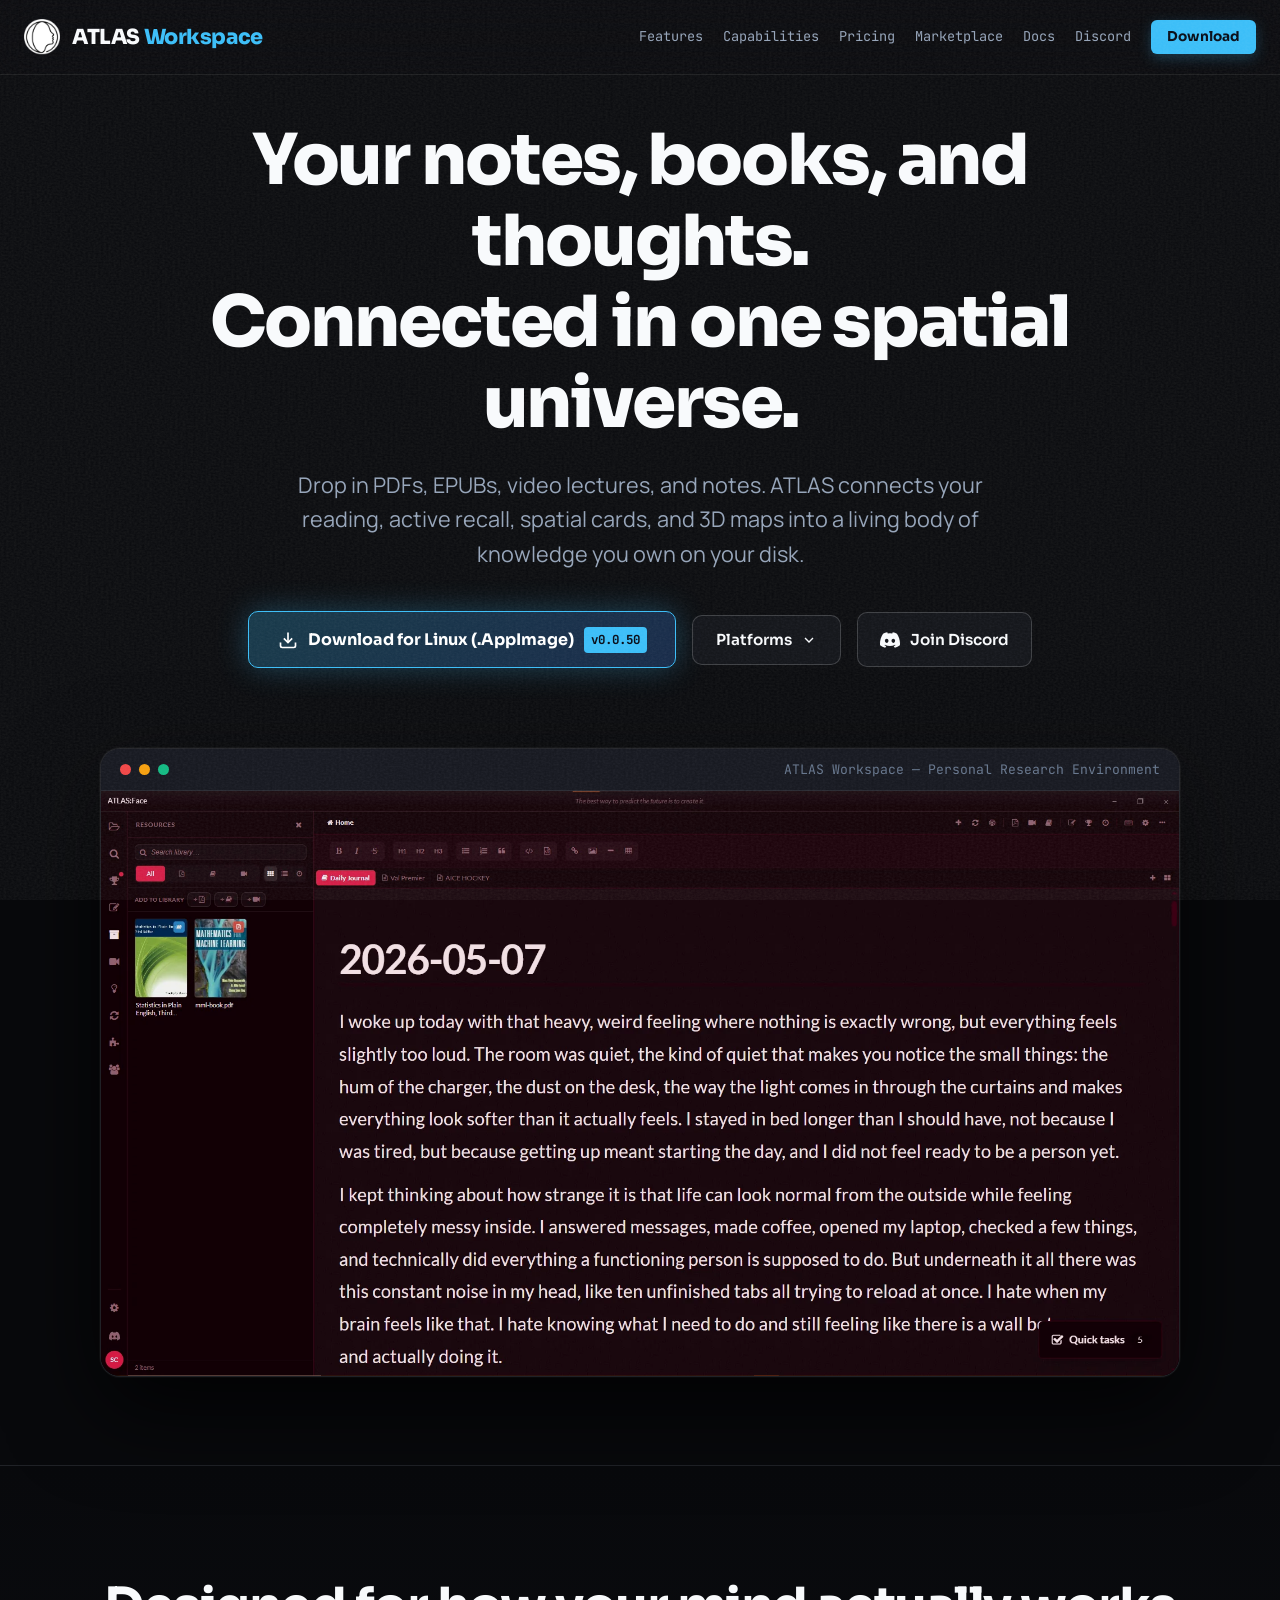
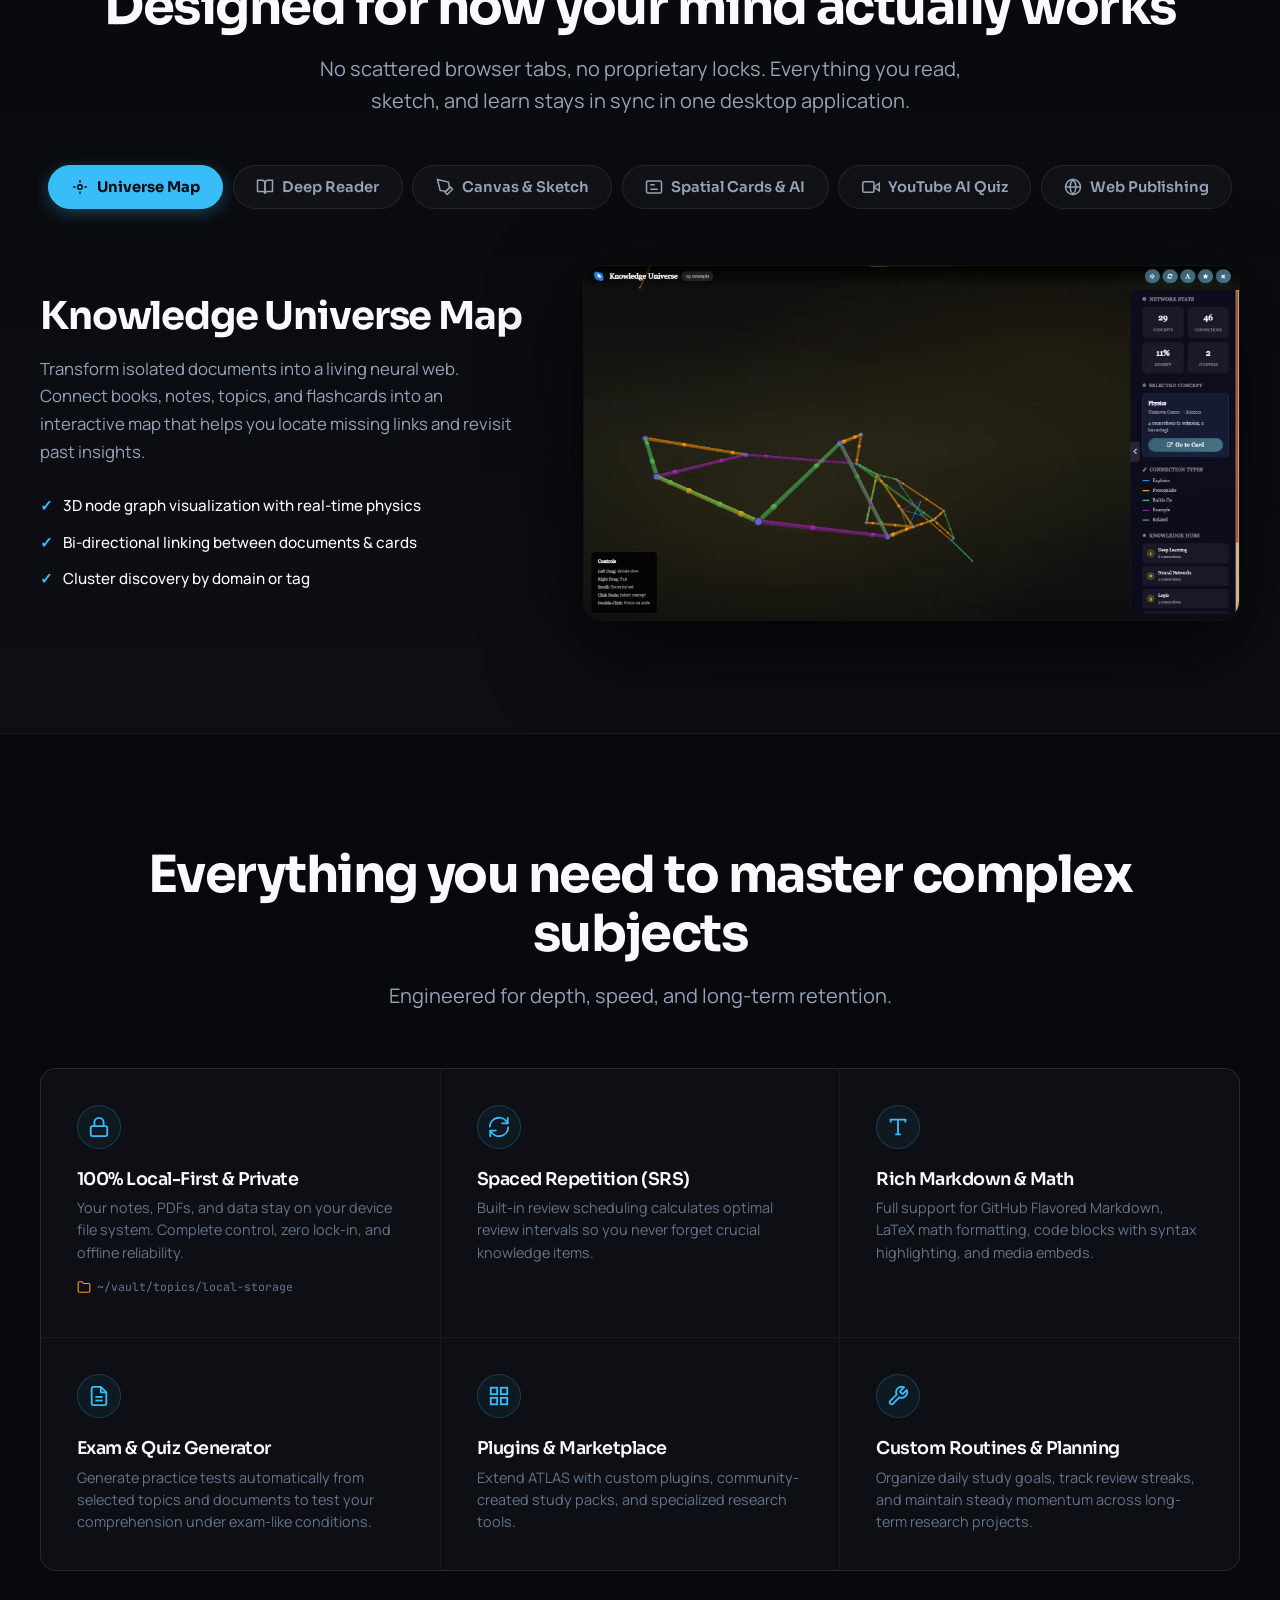
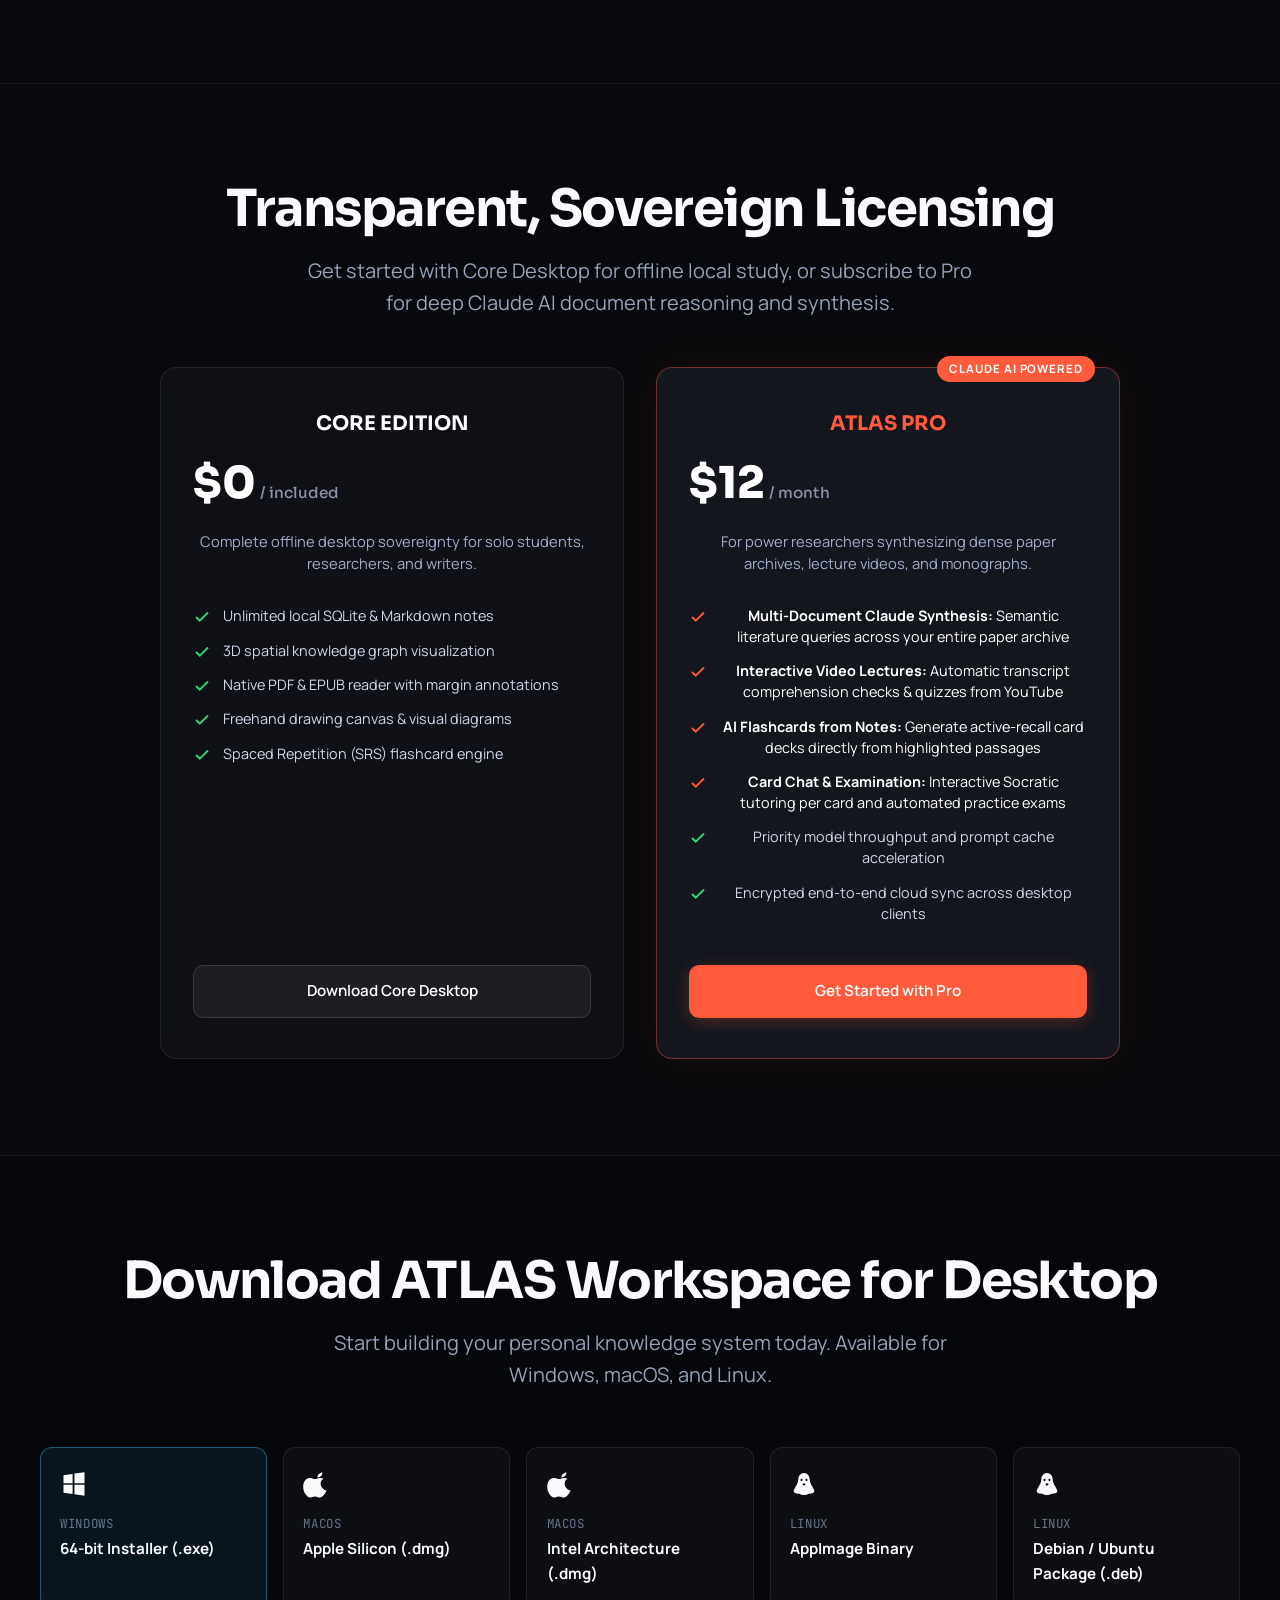
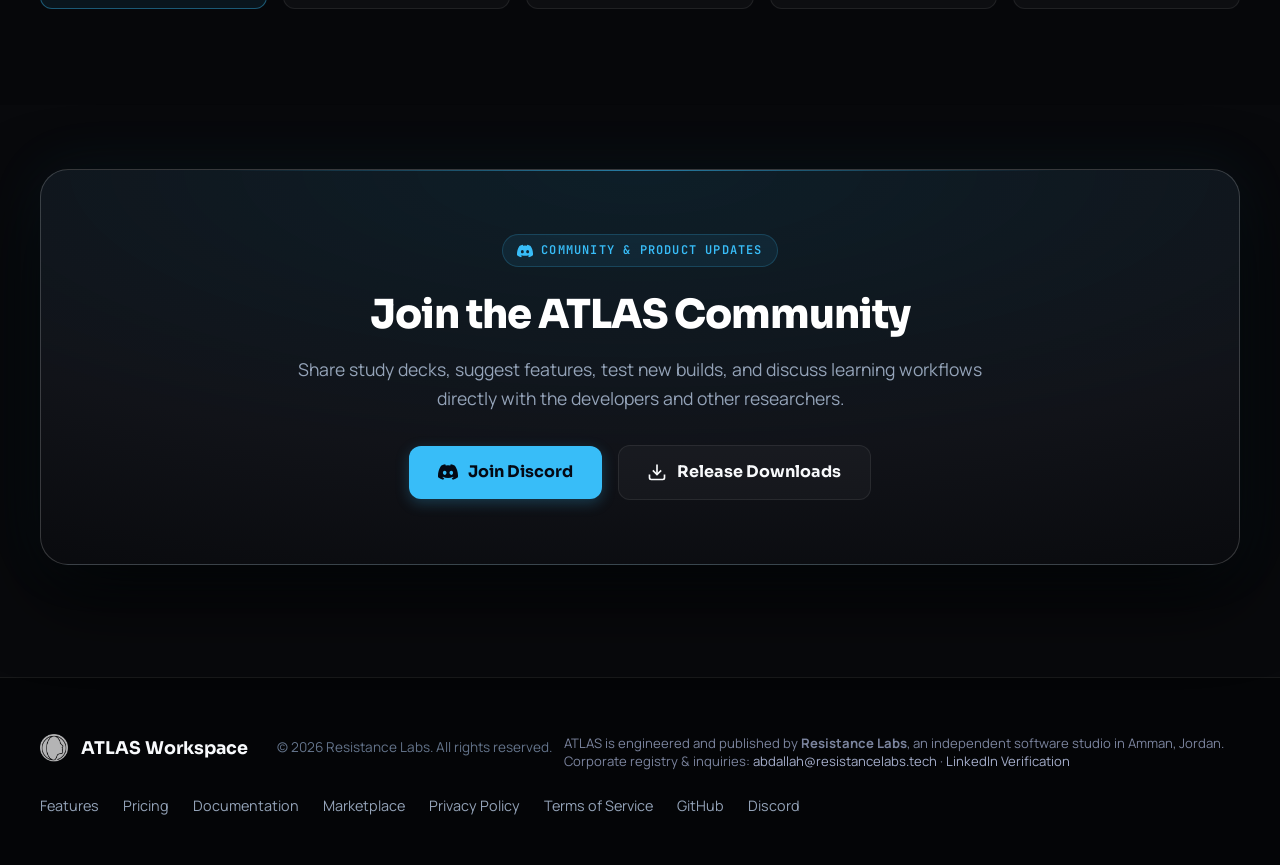
<file: index.html>
<!DOCTYPE html>
<html lang="en">
  <head>
    <meta charset="UTF-8" />
    <link rel="icon" type="image/png" href="favicon.png" />
    <meta name="viewport" content="width=device-width, initial-scale=1.0" />
    <title>ATLAS Workspace — Spatial Personal Knowledge System</title>
    <meta name="description" content="Turn what you read, watch, write, and discover into a living spatial knowledge system with notes, active recall flashcards, 3D maps, and Claude AI synthesis.">
    <link rel="canonical" href="https://resistancelabs.tech/" />
    <meta name="theme-color" content="#08090c" />
    <meta name="robots" content="index, follow, max-image-preview:large, max-snippet:-1, max-video-preview:-1" />
    
    <!-- Open Graph & Social -->
    <meta property="og:type" content="website" />
    <meta property="og:site_name" content="ATLAS Workspace" />
    <meta property="og:url" content="https://resistancelabs.tech/" />
    <meta property="og:title" content="ATLAS Workspace — Spatial Personal Knowledge System" />
    <meta property="og:description" content="Turn what you read, watch, write, and discover into a living spatial knowledge system with notes, active recall cards, 3D maps, and Claude AI synthesis." />
    <meta property="og:image" content="https://resistancelabs.tech/journal.png" />
    <meta property="og:image:secure_url" content="https://resistancelabs.tech/journal.png" />
    <meta property="og:image:type" content="image/png" />
    <meta property="og:image:width" content="1920" />
    <meta property="og:image:height" content="1041" />
    <meta property="og:image:alt" content="ATLAS Workspace knowledge canvas" />
    <meta name="twitter:card" content="summary_large_image" />
    <meta name="twitter:title" content="ATLAS Workspace — Spatial Personal Knowledge System" />
    <meta name="twitter:description" content="Turn what you read, watch, write, and discover into a living spatial knowledge system with notes, active recall cards, 3D maps, and Claude AI synthesis." />
    <meta name="twitter:image" content="https://resistancelabs.tech/journal.png" />

    <!-- Structured Corporate Schema -->
    <script type="application/ld+json">
    {
      "@context": "https://schema.org",
      "@graph": [
        {
          "@type": "Organization",
          "@id": "https://resistancelabs.tech/#organization",
          "name": "Resistance Labs",
          "url": "https://resistancelabs.tech/",
          "foundingDate": "2026-01-01",
          "description": "Independent software studio building local-first personal knowledge systems and research tools.",
          "founder": {
            "@type": "Person",
            "name": "Abdallah Arabi",
            "jobTitle": "Founder & Lead Engineer",
            "email": "abdallah@resistancelabs.tech"
          },
          "address": {
            "@type": "PostalAddress",
            "addressLocality": "Amman",
            "addressCountry": "Jordan"
          },
          "sameAs": [
            "https://www.linkedin.com/company/resistancelabs"
          ],
          "knowsAbout": ["Personal Knowledge Systems", "Local-First Software", "Semantic Retrieval", "Spatial Interfaces"]
        },
        {
          "@type": "SoftwareApplication",
          "@id": "https://resistancelabs.tech/#app",
          "name": "ATLAS Workspace",
          "url": "https://resistancelabs.tech/",
          "applicationCategory": "ProductivityApplication",
          "operatingSystem": "Windows, macOS, Linux",
          "softwareVersion": "0.0.50",
          "description": "A 3D spatial personal knowledge system with active recall, YouTube interactive lecture synthesis, and multi-document Claude reasoning.",
          "offers": {
            "@type": "Offer",
            "price": "0",
            "priceCurrency": "USD"
          }
        }
      ]
    }
    </script>

    <!-- Fonts -->
    <link rel="preconnect" href="https://fonts.googleapis.com">
    <link href="https://fonts.googleapis.com/css2?family=Manrope:wght@300;400;500;600;700;800&family=Sora:wght@300;400;500;600;700;800&family=JetBrains+Mono:wght@400;500;600&display=swap" rel="stylesheet">
    
    <!-- Scripts & Styles -->
    <script type="module" crossorigin src="./assets/main-CBxXNBKZ.js"></script>
    <link rel="modulepreload" crossorigin href="./assets/style-MYIw6UD5.js">
    <link rel="modulepreload" crossorigin href="./assets/downloads-CsZ6g4RG.js">
    <link rel="stylesheet" crossorigin href="./assets/style-BAEz_MGp.css">

    <!-- Scoped Pricing & Corporate Styles -->
    <style>
      .pricing-section {
        padding: 6rem 0;
        position: relative;
        border-top: 1px solid rgba(255, 255, 255, 0.06);
      }
      .pricing-grid {
        display: grid;
        grid-template-columns: repeat(auto-fit, minmax(320px, 1fr));
        gap: 2rem;
        max-width: 960px;
        margin: 3rem auto 0;
      }
      .pricing-card {
        background: rgba(18, 20, 26, 0.7);
        border: 1px solid rgba(255, 255, 255, 0.08);
        border-radius: 16px;
        padding: 2.5rem 2rem;
        display: flex;
        flex-direction: column;
        justify-content: space-between;
        position: relative;
        backdrop-filter: blur(12px);
        transition: transform 0.2s ease, border-color 0.2s ease;
      }
      .pricing-card:hover {
        transform: translateY(-4px);
        border-color: rgba(255, 255, 255, 0.16);
      }
      .pricing-card-featured {
        background: rgba(22, 25, 34, 0.85);
        border-color: rgba(255, 90, 60, 0.4);
        box-shadow: 0 0 40px rgba(255, 90, 60, 0.08);
      }
      .pricing-badge-pro {
        position: absolute;
        top: -12px;
        right: 24px;
        background: #ff5a3c;
        color: #fff;
        font-size: 0.72rem;
        font-weight: 700;
        letter-spacing: 0.08em;
        padding: 4px 12px;
        border-radius: 20px;
        text-transform: uppercase;
      }
      .pricing-tier-name {
        font-family: 'Sora', sans-serif;
        font-size: 1.25rem;
        font-weight: 700;
        color: #fff;
        margin-bottom: 0.5rem;
      }
      .pricing-price {
        font-family: 'Sora', sans-serif;
        font-size: 2.75rem;
        font-weight: 800;
        color: #fff;
        display: flex;
        align-items: baseline;
        gap: 0.25rem;
        margin-bottom: 0.75rem;
      }
      .pricing-cadence {
        font-size: 0.95rem;
        font-weight: 500;
        color: #8c93a8;
      }
      .pricing-desc {
        color: #a4adca;
        font-size: 0.92rem;
        line-height: 1.5;
        margin-bottom: 2rem;
      }
      .pricing-features {
        list-style: none;
        padding: 0;
        margin: 0 0 2.5rem 0;
        display: flex;
        flex-direction: column;
        gap: 0.85rem;
      }
      .pricing-features li {
        display: flex;
        align-items: flex-start;
        gap: 0.75rem;
        font-size: 0.9rem;
        color: #d1d6e8;
        line-height: 1.45;
      }
      .pricing-features li svg {
        flex-shrink: 0;
        width: 18px;
        height: 18px;
        color: #2ed573;
        margin-top: 2px;
      }
      .pricing-features li.pro-highlight {
        color: #fff;
      }
      .pricing-features li.pro-highlight svg {
        color: #ff5a3c;
      }
      .btn-pricing {
        display: inline-flex;
        align-items: center;
        justify-content: center;
        width: 100%;
        padding: 0.85rem 1.5rem;
        border-radius: 10px;
        font-weight: 600;
        font-size: 0.95rem;
        text-decoration: none;
        transition: all 0.2s ease;
      }
      .btn-pricing-secondary {
        background: rgba(255, 255, 255, 0.06);
        color: #fff;
        border: 1px solid rgba(255, 255, 255, 0.12);
      }
      .btn-pricing-secondary:hover {
        background: rgba(255, 255, 255, 0.12);
      }
      .btn-pricing-pro {
        background: #ff5a3c;
        color: #fff;
        border: 1px solid rgba(255, 90, 60, 0.6);
        box-shadow: 0 4px 16px rgba(255, 90, 60, 0.25);
      }
      .btn-pricing-pro:hover {
        background: #ff4020;
        transform: translateY(-1px);
      }
      .footer-studio-info {
        font-size: 0.82rem;
        color: #7b849e;
        margin-top: 0.5rem;
        line-height: 1.4;
      }
      .footer-studio-info a {
        color: #a4adca;
        text-decoration: none;
      }
      .footer-studio-info a:hover {
        color: #fff;
        text-decoration: underline;
      }

      /* Mobile Navigation Toggle & Drawer */
      .mobile-menu-toggle {
        display: none;
        background: rgba(255, 255, 255, 0.05);
        border: 1px solid rgba(255, 255, 255, 0.12);
        color: #fff;
        border-radius: 8px;
        width: 42px;
        height: 42px;
        align-items: center;
        justify-content: center;
        cursor: pointer;
        padding: 0;
        transition: all 0.2s ease;
      }
      .mobile-menu-toggle:hover {
        background: rgba(255, 255, 255, 0.1);
        border-color: rgba(255, 255, 255, 0.25);
      }
      .mobile-nav-drawer {
        display: none;
        position: fixed;
        top: 60px;
        left: 0;
        right: 0;
        bottom: 0;
        background: rgba(8, 9, 12, 0.96);
        backdrop-filter: blur(24px);
        -webkit-backdrop-filter: blur(24px);
        padding: 1.5rem 1.25rem 2.5rem;
        z-index: 999;
        overflow-y: auto;
        border-top: 1px solid rgba(255, 255, 255, 0.08);
      }
      .mobile-nav-drawer.open {
        display: block;
        animation: mobileNavFade 0.2s ease-out;
      }
      @keyframes mobileNavFade {
        from { opacity: 0; transform: translateY(-8px); }
        to { opacity: 1; transform: translateY(0); }
      }
      .mobile-nav-links {
        display: flex;
        flex-direction: column;
        gap: 0.5rem;
        max-width: 440px;
        margin: 0 auto;
      }
      .mobile-nav-link {
        font-family: 'Sora', sans-serif;
        font-size: 1.05rem;
        font-weight: 500;
        color: #d1d6e8;
        text-decoration: none;
        padding: 0.85rem 1rem;
        border-radius: 8px;
        display: flex;
        align-items: center;
        gap: 0.85rem;
        transition: all 0.15s ease;
        background: rgba(255, 255, 255, 0.02);
        border: 1px solid rgba(255, 255, 255, 0.04);
      }
      .mobile-nav-link svg {
        color: #38bdf8;
        flex-shrink: 0;
      }
      .mobile-nav-link:hover, .mobile-nav-link:active {
        color: #fff;
        background: rgba(255, 255, 255, 0.08);
        border-color: rgba(255, 255, 255, 0.15);
      }
      .mobile-nav-btn {
        margin-top: 1rem;
        width: 100%;
        justify-content: center;
        padding: 1rem 1.25rem;
        font-size: 1rem;
        font-weight: 700;
      }

      /* Phone Viewport Optimizations */
      @media (max-width: 640px) {
        html, body {
          overflow-x: hidden;
          max-width: 100vw;
        }
        .navbar .btn-nav {
          display: none;
        }
        .mobile-menu-toggle {
          display: inline-flex;
        }
        .nav-container {
          padding: 0 1rem;
          height: 60px;
        }
        .hero-section {
          padding: 4.5rem 1rem 2.5rem;
        }
        .hero-title {
          font-size: clamp(1.85rem, 7.5vw, 2.45rem);
          line-height: 1.2;
          margin-bottom: 1rem;
          letter-spacing: -0.02em;
        }
        .hero-title br {
          display: none;
        }
        .hero-subtitle {
          font-size: 0.95rem;
          line-height: 1.6;
          margin-bottom: 1.75rem;
          padding: 0 0.25rem;
        }
        .hero-actions {
          flex-direction: column;
          width: 100%;
          gap: 0.75rem;
        }
        .btn-hero {
          width: 100%;
          justify-content: center;
          padding: 0.95rem 1.25rem;
          min-height: 50px;
          font-size: 0.95rem;
        }
        .download-dropdown-wrapper {
          width: 100%;
        }
        .dropdown-menu {
          position: static;
          width: 100%;
          margin-top: 0.5rem;
          box-shadow: none;
          border: 1px solid rgba(255, 255, 255, 0.12);
        }
        .hero-mockup-wrapper {
          margin-top: 2rem;
        }
        .window-header {
          padding: 0.5rem 0.75rem;
        }
        .window-title {
          font-size: 0.72rem;
          white-space: nowrap;
          overflow: hidden;
          text-overflow: ellipsis;
        }
        
        /* Studio Section & Native Swiping Tab Bar */
        .studio-section {
          padding: 3.5rem 0;
        }
        .studio-tabs-nav {
          display: flex;
          flex-wrap: nowrap;
          overflow-x: auto;
          -webkit-overflow-scrolling: touch;
          scrollbar-width: none;
          padding: 0.35rem 1rem;
          margin: 0 -1rem 1.75rem;
          gap: 0.5rem;
          justify-content: flex-start;
        }
        .studio-tabs-nav::-webkit-scrollbar {
          display: none;
        }
        .studio-tab {
          flex-shrink: 0;
          white-space: nowrap;
          padding: 0.6rem 1rem;
          font-size: 0.85rem;
          min-height: 44px;
        }
        .panel-layout {
          grid-template-columns: 1fr;
          gap: 1.5rem;
        }
        .panel-info h3 {
          font-size: 1.3rem;
        }
        .panel-info p {
          font-size: 0.92rem;
          line-height: 1.6;
        }
        .panel-bullets li {
          font-size: 0.88rem;
        }

        /* Capabilities Grid on Phone */
        .capabilities-section {
          padding: 3.5rem 0;
        }
        .capabilities-grid {
          grid-template-columns: 1fr;
          gap: 1rem;
          margin-top: 2rem;
        }
        .capability-card {
          padding: 1.35rem 1.25rem;
        }

        /* Pricing Grid on Phone */
        .pricing-section {
          padding: 3.5rem 0;
        }
        .pricing-grid {
          grid-template-columns: 1fr;
          gap: 1.5rem;
          margin-top: 2rem;
          padding: 0;
        }
        .pricing-card {
          padding: 1.75rem 1.25rem;
        }
        .pricing-price {
          font-size: 2.35rem;
        }

        /* Community Section on Phone */
        .community-cta-section {
          padding: 3rem 0;
        }
        .community-card {
          padding: 2rem 1.25rem;
        }
        .community-card-actions {
          flex-direction: column;
          width: 100%;
          gap: 0.75rem;
        }
        .community-card-actions a {
          width: 100%;
          justify-content: center;
          min-height: 48px;
        }

        /* Downloads Section on Phone */
        .download-section {
          padding: 3.5rem 0;
        }
        .download-grid {
          grid-template-columns: 1fr;
          gap: 0.75rem;
          margin-top: 2rem;
        }
        .download-card {
          padding: 1.15rem 1.1rem;
          min-height: 72px;
        }

        /* Footer on Phone */
        .footer {
          padding: 2.5rem 0 3.5rem;
        }
        .footer-container {
          flex-direction: column;
          align-items: flex-start;
          gap: 2rem;
        }
        .footer-brand {
          flex-direction: column;
          align-items: flex-start;
          gap: 0.5rem;
        }
        .footer-copy {
          margin-left: 0;
          margin-top: 0.25rem;
        }
        .footer-links {
          display: grid;
          grid-template-columns: repeat(2, 1fr);
          gap: 0.85rem 1.5rem;
          width: 100%;
        }
        .footer-links a {
          padding: 0.35rem 0;
          font-size: 0.95rem;
        }
      }

      @media (max-width: 380px) {
        .hero-title {
          font-size: 1.7rem;
        }
        .footer-links {
          grid-template-columns: 1fr;
        }
      }
    </style>
  </head>
  <body>
    <!-- App Noise SVG Texture -->
    <svg class="grain-svg" viewBox="0 0 400 400" preserveAspectRatio="none" xmlns="http://www.w3.org/2000/svg" aria-hidden="true">
      <filter id="noiseFilter">
        <feTurbulence type="fractalNoise" baseFrequency="1.25" numOctaves="2" seed="23" stitchTiles="stitch"/>
        <feColorMatrix type="saturate" values="0"/>
        <feComponentTransfer>
          <feFuncR type="discrete" tableValues=".32 .46 .58 .7 .82 1"/>
          <feFuncG type="discrete" tableValues=".32 .46 .58 .7 .82 1"/>
          <feFuncB type="discrete" tableValues=".32 .46 .58 .7 .82 1"/>
          <feFuncA type="table" tableValues="0 .68"/>
        </feComponentTransfer>
      </filter>
      <rect width="100%" height="100%" filter="url(#noiseFilter)"/>
    </svg>

    <!-- Header / Navbar -->
    <nav class="navbar">
      <div class="nav-container">
        <a href="#" class="logo">
          <img src="final.webp" alt="ATLAS Workspace Logo" width="28" height="28" decoding="async" />
          <span class="logo-text">ATLAS<span class="logo-accent"> Workspace</span></span>
        </a>
        <div class="nav-links">
          <a href="#features" class="nav-link">Features</a>
          <a href="#capabilities" class="nav-link">Capabilities</a>
          <a href="#pricing" class="nav-link">Pricing</a>
          <a href="marketplace.html" class="nav-link">Marketplace</a>
          <a href="docs.html" class="nav-link">Docs</a>
          <a href="https://discord.com/invite/Y2RJkDJRW2" target="_blank" rel="noopener" class="nav-link">Discord</a>
          <a href="#download" class="btn-primary btn-nav">
            Download
          </a>
        </div>
        <button class="mobile-menu-toggle" id="mobile-menu-toggle" aria-label="Toggle navigation menu" aria-expanded="false">
          <svg class="icon-hamburger" width="22" height="22" viewBox="0 0 24 24" fill="none" stroke="currentColor" stroke-width="2"><line x1="3" y1="12" x2="21" y2="12"></line><line x1="3" y1="6" x2="21" y2="6"></line><line x1="3" y1="18" x2="21" y2="18"></line></svg>
          <svg class="icon-close" width="22" height="22" viewBox="0 0 24 24" fill="none" stroke="currentColor" stroke-width="2" style="display:none;"><line x1="18" y1="6" x2="6" y2="18"></line><line x1="6" y1="6" x2="18" y2="18"></line></svg>
        </button>
      </div>
    </nav>

    <!-- Mobile Navigation Drawer -->
    <div class="mobile-nav-drawer" id="mobile-nav-drawer" aria-hidden="true">
      <div class="mobile-nav-links">
        <a href="#features" class="mobile-nav-link">
          <svg width="18" height="18" viewBox="0 0 24 24" fill="none" stroke="currentColor" stroke-width="2"><rect x="3" y="3" width="7" height="7"></rect><rect x="14" y="3" width="7" height="7"></rect><rect x="14" y="14" width="7" height="7"></rect><rect x="3" y="14" width="7" height="7"></rect></svg>
          <span>Features</span>
        </a>
        <a href="#capabilities" class="mobile-nav-link">
          <svg width="18" height="18" viewBox="0 0 24 24" fill="none" stroke="currentColor" stroke-width="2"><path d="M12 2l3.09 6.26L22 9.27l-5 4.87 1.18 6.88L12 17.77l-6.18 3.25L7 14.14 2 9.27l6.91-1.01L12 2z"></path></svg>
          <span>Capabilities</span>
        </a>
        <a href="#pricing" class="mobile-nav-link">
          <svg width="18" height="18" viewBox="0 0 24 24" fill="none" stroke="currentColor" stroke-width="2"><line x1="12" y1="1" x2="12" y2="23"></line><path d="M17 5H9.5a3.5 3.5 0 0 0 0 7h5a3.5 3.5 0 0 1 0 7H6"></path></svg>
          <span>Pricing &amp; Pro Tier</span>
        </a>
        <a href="marketplace.html" class="mobile-nav-link">
          <svg width="18" height="18" viewBox="0 0 24 24" fill="none" stroke="currentColor" stroke-width="2"><path d="M6 2L3 6v14a2 2 0 0 0 2 2h14a2 2 0 0 0 2-2V6l-3-7z"></path><line x1="3" y1="6" x2="21" y2="6"></line><path d="M16 10a4 4 0 0 1-8 0"></path></svg>
          <span>Community Marketplace</span>
        </a>
        <a href="docs.html" class="mobile-nav-link">
          <svg width="18" height="18" viewBox="0 0 24 24" fill="none" stroke="currentColor" stroke-width="2"><path d="M4 19.5A2.5 2.5 0 0 1 6.5 17H20"></path><path d="M6.5 2H20v20H6.5A2.5 2.5 0 0 1 4 19.5v-15A2.5 2.5 0 0 1 6.5 2z"></path></svg>
          <span>Documentation</span>
        </a>
        <a href="privacy.html" class="mobile-nav-link">
          <svg width="18" height="18" viewBox="0 0 24 24" fill="none" stroke="currentColor" stroke-width="2"><path d="M12 22s8-4 8-10V5l-8-3-8 3v7c0 6 8 10 8 10z"></path></svg>
          <span>Privacy Policy</span>
        </a>
        <a href="terms.html" class="mobile-nav-link">
          <svg width="18" height="18" viewBox="0 0 24 24" fill="none" stroke="currentColor" stroke-width="2"><circle cx="12" cy="12" r="10"></line><line x1="12" y1="16" x2="12" y2="12"></line><line x1="12" y1="8" x2="12.01" y2="8"></line></svg>
          <span>Terms of Service</span>
        </a>
        <a href="https://discord.com/invite/Y2RJkDJRW2" target="_blank" rel="noopener" class="mobile-nav-link">
          <svg width="18" height="18" viewBox="0 0 24 24" fill="currentColor"><path d="M20.32 4.37A19.8 19.8 0 0 0 15.36 2.8a13.8 13.8 0 0 0-.64 1.33 18.27 18.27 0 0 0-5.44 0 13.8 13.8 0 0 0-.64-1.33 19.8 19.8 0 0 0-4.96 1.57C.54 9.09-.32 13.7.1 18.25a19.9 19.9 0 0 0 6.08 3.05 14.7 14.7 0 0 0 1.3-2.1 12.9 12.9 0 0 1-2.05-.98c.17-.12.34-.25.5-.38a14.1 14.1 0 0 0 12.14 0c.16.13.33.26.5.38-.65.38-1.33.71-2.05.98.37.73.8 1.43 1.3 2.1a19.9 19.9 0 0 0 6.08-3.05c.5-5.27-.85-9.84-3.58-13.88ZM8.03 15.46c-1.18 0-2.16-1.1-2.16-2.44 0-1.35.96-2.45 2.16-2.45 1.2 0 2.18 1.11 2.16 2.45 0 1.35-.96 2.44-2.16 2.44Zm7.94 0c-1.18 0-2.16-1.1-2.16-2.44 0-1.35.96-2.45 2.16-2.45 1.2 0 2.18 1.11 2.16 2.45 0 1.35-.96 2.44-2.16 2.44Z"/></svg>
          <span>Discord Community</span>
        </a>
        <a href="#download" class="btn-primary mobile-nav-btn">
          <span>Download Desktop App</span>
        </a>
      </div>
    </div>

    <main id="main-content">
      <!-- Hero Section -->
      <section class="hero-section">
        <div class="hero-container">

          <h1 class="hero-title">
            Your notes, books, and thoughts.<br />
            <span class="gradient-text">Connected in one spatial universe.</span>
          </h1>

          <p class="hero-subtitle">
            Drop in PDFs, EPUBs, video lectures, and notes. ATLAS connects your reading, active recall, spatial cards, and 3D maps into a living body of knowledge you own on your disk.
          </p>

          <div class="hero-actions">
            <a href="https://github.com/Resistance-Labs-Tech/atlasface/releases/download/v0.0.50/ATLASFace-Setup-0.0.50.exe" id="primary-download-btn" class="btn-primary btn-hero" data-download-kind="windows-installer" download>
              <svg class="btn-icon" viewBox="0 0 24 24" fill="none" stroke="currentColor" stroke-width="2"><path d="M21 15v4a2 2 0 0 1-2 2H5a2 2 0 0 1-2-2v-4"></path><polyline points="7 10 12 15 17 10"></polyline><line x1="12" y1="15" x2="12" y2="3"></line></svg>
              <span id="primary-download-text">Download App</span>
              <span class="build-tag" data-release-tag>v0.0.50</span>
            </a>
            <div class="download-dropdown-wrapper">
              <button type="button" class="btn-secondary btn-hero dropdown-trigger" id="platform-dropdown-btn">
                <span>Platforms</span>
                <svg width="16" height="16" viewBox="0 0 24 24" fill="none" stroke="currentColor" stroke-width="2"><polyline points="6 9 12 15 18 9"></polyline></svg>
              </button>
              <div class="dropdown-menu" id="platform-dropdown-menu">
                <a href="https://github.com/Resistance-Labs-Tech/atlasface/releases/download/v0.0.50/ATLASFace-Setup-0.0.50.exe" data-download-kind="windows-installer" download class="dropdown-item">
                  <strong>Windows</strong> <span>.exe Installer</span>
                </a>
                <a href="https://github.com/Resistance-Labs-Tech/atlasface/releases/download/v0.0.50/ATLASFace-0.0.50-arm64.dmg" data-download-kind="macos-arm64" download class="dropdown-item">
                  <strong>macOS</strong> <span>Apple Silicon</span>
                </a>
                <a href="https://github.com/Resistance-Labs-Tech/atlasface/releases/download/v0.0.50/ATLASFace-0.0.50-x64.dmg" data-download-kind="macos-x64" download class="dropdown-item">
                  <strong>macOS</strong> <span>Intel</span>
                </a>
                <a href="https://github.com/Resistance-Labs-Tech/atlasface/releases/download/v0.0.50/ATLASFace-0.0.50.AppImage" data-download-kind="linux-appimage" download class="dropdown-item">
                  <strong>Linux</strong> <span>AppImage</span>
                </a>
                <a href="https://github.com/Resistance-Labs-Tech/atlasface/releases/download/v0.0.50/ATLASFace-0.0.50.deb" data-download-kind="linux-deb" download class="dropdown-item">
                  <strong>Linux</strong> <span>.deb</span>
                </a>
              </div>
            </div>
            <a href="https://discord.com/invite/Y2RJkDJRW2" target="_blank" rel="noopener" class="btn-secondary btn-hero">
              <svg class="btn-icon" viewBox="0 0 24 24" fill="currentColor"><path d="M20.32 4.37A19.8 19.8 0 0 0 15.36 2.8a13.8 13.8 0 0 0-.64 1.33 18.27 18.27 0 0 0-5.44 0 13.8 13.8 0 0 0-.64-1.33 19.8 19.8 0 0 0-4.96 1.57C.54 9.09-.32 13.7.1 18.25a19.9 19.9 0 0 0 6.08 3.05 14.7 14.7 0 0 0 1.3-2.1 12.9 12.9 0 0 1-2.05-.98c.17-.12.34-.25.5-.38a14.1 14.1 0 0 0 12.14 0c.16.13.33.26.5.38-.65.38-1.33.71-2.05.98.37.73.8 1.43 1.3 2.1a19.9 19.9 0 0 0 6.08-3.05c.5-5.27-.85-9.84-3.58-13.88ZM8.03 15.46c-1.18 0-2.16-1.1-2.16-2.44 0-1.35.96-2.45 2.16-2.45 1.2 0 2.18 1.11 2.16 2.45 0 1.35-.96 2.44-2.16 2.44Zm7.94 0c-1.18 0-2.16-1.1-2.16-2.44 0-1.35.96-2.45 2.16-2.45 1.2 0 2.18 1.11 2.16 2.45 0 1.35-.96 2.44-2.16 2.44Z"/></svg>
              <span>Join Discord</span>
            </a>
          </div>

          <!-- Desktop App Window Frame Mockup -->
          <div class="hero-mockup-wrapper">
            <div class="window-frame">
              <div class="window-header">
                <div class="window-dots">
                  <span class="dot dot-close"></span>
                  <span class="dot dot-minimize"></span>
                  <span class="dot dot-expand"></span>
                </div>
                <div class="window-title">ATLAS Workspace — Personal Research Environment</div>
              </div>

              <div class="window-body">
                <picture>
                  <source type="image/webp" media="(max-width: 768px)" srcset="journal-mobile.webp">
                  <source type="image/webp" srcset="journal.webp">
                  <source type="image/png" media="(max-width: 768px)" srcset="journal.png">
                  <img src="journal.webp" alt="ATLAS Workspace Main Canvas" class="mockup-img" width="1080" height="675" fetchpriority="high" decoding="async" />
                </picture>
              </div>
            </div>
          </div>

        </div>
      </section>

      <!-- Interactive Feature Studio Section -->
      <section class="studio-section" id="features">
        <div class="section-container">
          <div class="section-header text-center">
            <h2 class="section-title">Designed for how your mind actually works</h2>
            <p class="section-subtitle">No scattered browser tabs, no proprietary locks. Everything you read, sketch, and learn stays in sync in one desktop application.</p>
          </div>

          <!-- Feature Studio Tabs Navigation -->
          <div class="studio-tabs-nav" role="tablist">
            <button role="tab" aria-selected="true" class="studio-tab active" data-tab="tab-map">
              <svg width="18" height="18" viewBox="0 0 24 24" fill="none" stroke="currentColor" stroke-width="2"><circle cx="12" cy="12" r="3"></circle><path d="M3 12h3m12 0h3M12 3v3m0 12v3"></path></svg>
              <span>Universe Map</span>
            </button>
            <button role="tab" aria-selected="false" class="studio-tab" data-tab="tab-reader">
              <svg width="18" height="18" viewBox="0 0 24 24" fill="none" stroke="currentColor" stroke-width="2"><path d="M2 3h6a4 4 0 0 1 4 4v14a3 3 0 0 0-3-3H2z"></path><path d="M22 3h-6a4 4 0 0 0-4 4v14a3 3 0 0 1 3-3h7z"></path></svg>
              <span>Deep Reader</span>
            </button>
            <button role="tab" aria-selected="false" class="studio-tab" data-tab="tab-canvas">
              <svg width="18" height="18" viewBox="0 0 24 24" fill="none" stroke="currentColor" stroke-width="2"><path d="M12 19l7-7 3 3-7 7-3-3z"></path><path d="M18 13l-1.5-7.5L2 2l3.5 14.5L13 18l5-5z"></path></svg>
              <span>Canvas & Sketch</span>
            </button>
            <button role="tab" aria-selected="false" class="studio-tab" data-tab="tab-cards">
              <svg width="18" height="18" viewBox="0 0 24 24" fill="none" stroke="currentColor" stroke-width="2"><rect x="2" y="4" width="20" height="16" rx="2"></rect><path d="M7 15h10M7 9h6"></path></svg>
              <span>Spatial Cards & AI</span>
            </button>
            <button role="tab" aria-selected="false" class="studio-tab" data-tab="tab-youtube">
              <svg width="18" height="18" viewBox="0 0 24 24" fill="none" stroke="currentColor" stroke-width="2"><polygon points="23 7 16 12 23 17 23 7"></polygon><rect x="1" y="5" width="15" height="14" rx="2" ry="2"></rect></svg>
              <span>YouTube AI Quiz</span>
            </button>
            <button role="tab" aria-selected="false" class="studio-tab" data-tab="tab-publish">
              <svg width="18" height="18" viewBox="0 0 24 24" fill="none" stroke="currentColor" stroke-width="2"><circle cx="12" cy="12" r="10"></circle><line x1="2" y1="12" x2="22" y2="12"></line><path d="M12 2a15.3 15.3 0 0 1 4 10 15.3 15.3 0 0 1-4 10 15.3 15.3 0 0 1-4-10 15.3 15.3 0 0 1 4-10z"></path></svg>
              <span>Web Publishing</span>
            </button>
          </div>

          <!-- Feature Studio Content Panels -->
          <div class="studio-panels">
            
            <!-- Panel 1: Knowledge Map -->
            <div class="studio-panel active" id="tab-map" role="tabpanel">
              <div class="panel-layout">
                <div class="panel-info">
                  <h3>Knowledge Universe Map</h3>
                  <p>Transform isolated documents into a living neural web. Connect books, notes, topics, and flashcards into an interactive map that helps you locate missing links and revisit past insights.</p>
                  <ul class="panel-bullets">
                    <li>3D node graph visualization with real-time physics</li>
                    <li>Bi-directional linking between documents & cards</li>
                    <li>Cluster discovery by domain or tag</li>
                  </ul>
                </div>
                <div class="panel-media">
                  <div class="media-frame">
                    <picture>
                      <source type="image/webp" media="(max-width: 768px)" srcset="knowledgeuniverse-mobile.webp">
                      <source type="image/webp" srcset="knowledgeuniverse.webp">
                      <img src="knowledgeuniverse.webp" alt="Knowledge Universe Map in ATLAS Workspace" loading="lazy" decoding="async" width="800" height="500" />
                    </picture>
                  </div>
                </div>
              </div>
            </div>

            <!-- Panel 2: Deep Reader -->
            <div class="studio-panel" id="tab-reader" role="tabpanel">
              <div class="panel-layout">
                <div class="panel-info">
                  <h3>Native PDF & EPUB Reader</h3>
                  <p>Read textbooks, research papers, and books directly inside the workspace. Extract highlights directly into active-recall flashcards or margin notes without switching apps.</p>
                  <ul class="panel-bullets">
                    <li>Native PDF and EPUB rendering</li>
                    <li>Instant highlight-to-card pipeline</li>
                    <li>Split-screen side-by-side note taking</li>
                  </ul>
                </div>
                <div class="panel-media">
                  <div class="media-frame">
                    <picture>
                      <source type="image/webp" media="(max-width: 768px)" srcset="readingepub-mobile.webp">
                      <source type="image/webp" srcset="readingepub.webp">
                      <img src="readingepub.webp" alt="PDF and EPUB Reader View" loading="lazy" decoding="async" width="800" height="500" />
                    </picture>
                  </div>
                </div>
              </div>
            </div>

            <!-- Panel 3: Canvas & Sketch -->
            <div class="studio-panel" id="tab-canvas" role="tabpanel">
              <div class="panel-layout">
                <div class="panel-info">
                  <h3>Visual Canvas & Drawing</h3>
                  <p>Write, sketch, and diagram freehand alongside your reading material. Combine typed markdown with fluid handwriting for complex concepts that text alone cannot capture.</p>
                  <ul class="panel-bullets">
                    <li>Pen & tablet drawing support</li>
                    <li>Embedded topic canvas diagrams</li>
                    <li>Seamless combination of handwriting and text</li>
                  </ul>
                </div>
                <div class="panel-media">
                  <div class="media-frame">
                    <video src="drawingintopicview.mp4" poster="drawingintopicview-poster.webp" muted loop playsinline preload="none"></video>
                  </div>
                </div>
              </div>
            </div>

            <!-- Panel 4: Cards & AI -->
            <div class="studio-panel" id="tab-cards" role="tabpanel">
              <div class="panel-layout">
                <div class="panel-info">
                  <h3>Spatial Cards & Socratic AI Tutoring</h3>
                  <p>Arrange flashcards on a spatial workspace, test retention, and converse with an AI assistant grounded directly in your selected research corpus.</p>
                  <ul class="panel-bullets">
                    <li>Freeform spatial card arrangement with Spaced Repetition (SRS)</li>
                    <li>Context-aware Claude partner for difficult concepts</li>
                    <li>Automatic card creation from reading passages</li>
                  </ul>
                </div>
                <div class="panel-media">
                  <div class="media-frame">
                    <video src="cardview.mp4" poster="cardview-poster.webp" muted loop playsinline preload="none"></video>
                  </div>
                </div>
              </div>
            </div>

            <!-- Panel 5: YouTube Quiz -->
            <div class="studio-panel" id="tab-youtube" role="tabpanel">
              <div class="panel-layout">
                <div class="panel-info">
                  <h3>Active Video Lectures & AI Quiz</h3>
                  <p>Stop watching videos passively. ATLAS inspects transcripts in real time to generate comprehension checks, key takeaway summaries, and quiz questions as you watch.</p>
                  <ul class="panel-bullets">
                    <li>Interactive YouTube video player with transcript sync</li>
                    <li>Real-time transcript analysis & AI quizzes via Claude</li>
                    <li>Timestamped bookmarking directly into notes</li>
                  </ul>
                </div>
                <div class="panel-media">
                  <div class="media-frame">
                    <video src="youtubeaiquiz.mp4" poster="youtubeaiquiz-poster.webp" muted loop playsinline preload="none"></video>
                  </div>
                </div>
              </div>
            </div>

            <!-- Panel 6: Publishing -->
            <div class="studio-panel" id="tab-publish" role="tabpanel">
              <div class="panel-layout">
                <div class="panel-info">
                  <h3>One-Click Web Publishing</h3>
                  <p>Turn any topic, synthesis, or document into a clean, publishable web page. Share your research with colleagues or students without leaving your desktop app.</p>
                  <ul class="panel-bullets">
                    <li>Clean web output generation</li>
                    <li>Preserves markdown formatting, media, and diagrams</li>
                    <li>No complex web hosting configuration required</li>
                  </ul>
                </div>
                <div class="panel-media">
                  <div class="media-frame">
                    <picture>
                      <source type="image/webp" media="(max-width: 768px)" srcset="publishtopics-mobile.webp">
                      <source type="image/webp" srcset="publishtopics.webp">
                      <img src="publishtopics.webp" alt="Publishing notes from ATLAS Workspace" loading="lazy" decoding="async" width="800" height="500" />
                    </picture>
                  </div>
                </div>
              </div>
            </div>

          </div>
        </div>
      </section>

      <!-- Core Capabilities Grid Section -->
      <section class="capabilities-section" id="capabilities">
        <div class="section-container">
          <div class="section-header text-center">
            <h2 class="section-title">Everything you need to master complex subjects</h2>
            <p class="section-subtitle">Engineered for depth, speed, and long-term retention.</p>
          </div>

          <div class="capabilities-grid">
            <div class="capability-card">
              <div class="capability-icon">
                <svg width="22" height="22" viewBox="0 0 24 24" fill="none" stroke="currentColor" stroke-width="2"><rect x="3" y="11" width="18" height="11" rx="2" ry="2"></rect><path d="M7 11V7a5 5 0 0 1 10 0v4"></path></svg>
              </div>
              <h3>100% Local-First &amp; Private</h3>
              <p>Your notes, PDFs, and data stay on your device file system. Complete control, zero lock-in, and offline reliability.</p>
              <div class="path-display">
                <svg width="14" height="14" viewBox="0 0 24 24" fill="none" stroke="currentColor" stroke-width="2"><path d="M22 19a2 2 0 0 1-2 2H4a2 2 0 0 1-2-2V5a2 2 0 0 1 2-2h5l2 3h9a2 2 0 0 1 2 2z"></path></svg>
                <span>~/vault/topics/local-storage</span>
              </div>
            </div>

            <div class="capability-card">
              <div class="capability-icon">
                <svg width="22" height="22" viewBox="0 0 24 24" fill="none" stroke="currentColor" stroke-width="2" stroke-linecap="round" stroke-linejoin="round">
                  <path d="M21.5 2v6h-6"></path>
                  <path d="M2.5 22v-6h6"></path>
                  <path d="M2 11.5a10 10 0 0 1 18.8-4.3L21.5 8"></path>
                  <path d="M22 12.5a10 10 0 0 1-18.8 4.2L2.5 16"></path>
                </svg>
              </div>
              <h3>Spaced Repetition (SRS)</h3>
              <p>Built-in review scheduling calculates optimal review intervals so you never forget crucial knowledge items.</p>
            </div>

            <div class="capability-card">
              <div class="capability-icon">
                <svg width="22" height="22" viewBox="0 0 24 24" fill="none" stroke="currentColor" stroke-width="2"><polyline points="4 7 4 4 20 4 20 7"></polyline><line x1="9" y1="20" x2="15" y2="20"></line><line x1="12" y1="4" x2="12" y2="20"></line></svg>
              </div>
              <h3>Rich Markdown &amp; Math</h3>
              <p>Full support for GitHub Flavored Markdown, LaTeX math formatting, code blocks with syntax highlighting, and media embeds.</p>
            </div>

            <div class="capability-card">
              <div class="capability-icon">
                <svg width="22" height="22" viewBox="0 0 24 24" fill="none" stroke="currentColor" stroke-width="2"><path d="M14 2H6a2 2 0 0 0-2 2v16a2 2 0 0 0 2 2h12a2 2 0 0 0 2-2V8z"></path><polyline points="14 2 14 8 20 8"></polyline><line x1="16" y1="13" x2="8" y2="13"></line><line x1="16" y1="17" x2="8" y2="17"></line></svg>
              </div>
              <h3>Exam &amp; Quiz Generator</h3>
              <p>Generate practice tests automatically from selected topics and documents to test your comprehension under exam-like conditions.</p>
            </div>

            <div class="capability-card">
              <div class="capability-icon">
                <svg width="22" height="22" viewBox="0 0 24 24" fill="none" stroke="currentColor" stroke-width="2"><rect x="3" y="3" width="7" height="7"></rect><rect x="14" y="3" width="7" height="7"></rect><rect x="14" y="14" width="7" height="7"></rect><rect x="3" y="14" width="7" height="7"></rect></svg>
              </div>
              <h3>Plugins &amp; Marketplace</h3>
              <p>Extend ATLAS with custom plugins, community-created study packs, and specialized research tools.</p>
            </div>

            <div class="capability-card">
              <div class="capability-icon">
                <svg width="22" height="22" viewBox="0 0 24 24" fill="none" stroke="currentColor" stroke-width="2"><path d="M14.7 6.3a1 1 0 0 0 0 1.4l1.6 1.6a1 1 0 0 0 1.4 0l3.77-3.77a6 6 0 0 1-7.94 7.94l-6.91 6.91a2.12 2.12 0 0 1-3-3l6.91-6.91a6 6 0 0 1 7.94-7.94l-3.76 3.76z"></path></svg>
              </div>
              <h3>Custom Routines &amp; Planning</h3>
              <p>Organize daily study goals, track review streaks, and maintain steady momentum across long-term research projects.</p>
            </div>
          </div>

        </div>
      </section>

      <!-- Pricing & Plans Section -->
      <section class="pricing-section" id="pricing">
        <div class="section-container text-center">
          <h2 class="section-title">Transparent, Sovereign Licensing</h2>
          <p class="section-subtitle">Get started with Core Desktop for offline local study, or subscribe to Pro for deep Claude AI document reasoning and synthesis.</p>

          <div class="pricing-grid">
            <!-- Core Desktop Tier -->
            <div class="pricing-card">
              <div>
                <div class="pricing-tier-name">CORE EDITION</div>
                <div class="pricing-price">
                  <span>$0</span>
                  <span class="pricing-cadence">/ included</span>
                </div>
                <p class="pricing-desc">Complete offline desktop sovereignty for solo students, researchers, and writers.</p>
                
                <ul class="pricing-features">
                  <li>
                    <svg viewBox="0 0 24 24" fill="none" stroke="currentColor" stroke-width="2.5"><polyline points="20 6 9 17 4 12"></polyline></svg>
                    <span>Unlimited local SQLite & Markdown notes</span>
                  </li>
                  <li>
                    <svg viewBox="0 0 24 24" fill="none" stroke="currentColor" stroke-width="2.5"><polyline points="20 6 9 17 4 12"></polyline></svg>
                    <span>3D spatial knowledge graph visualization</span>
                  </li>
                  <li>
                    <svg viewBox="0 0 24 24" fill="none" stroke="currentColor" stroke-width="2.5"><polyline points="20 6 9 17 4 12"></polyline></svg>
                    <span>Native PDF & EPUB reader with margin annotations</span>
                  </li>
                  <li>
                    <svg viewBox="0 0 24 24" fill="none" stroke="currentColor" stroke-width="2.5"><polyline points="20 6 9 17 4 12"></polyline></svg>
                    <span>Freehand drawing canvas & visual diagrams</span>
                  </li>
                  <li>
                    <svg viewBox="0 0 24 24" fill="none" stroke="currentColor" stroke-width="2.5"><polyline points="20 6 9 17 4 12"></polyline></svg>
                    <span>Spaced Repetition (SRS) flashcard engine</span>
                  </li>
                </ul>
              </div>
              
              <a href="#download" class="btn-pricing btn-pricing-secondary">
                <span>Download Core Desktop</span>
              </a>
            </div>

            <!-- ATLAS Pro Tier -->
            <div class="pricing-card pricing-card-featured">
              <span class="pricing-badge-pro">CLAUDE AI POWERED</span>
              <div>
                <div class="pricing-tier-name" style="color: #ff5a3c;">ATLAS PRO</div>
                <div class="pricing-price">
                  <span>$12</span>
                  <span class="pricing-cadence">/ month</span>
                </div>
                <p class="pricing-desc">For power researchers synthesizing dense paper archives, lecture videos, and monographs.</p>
                
                <ul class="pricing-features">
                  <li class="pro-highlight">
                    <svg viewBox="0 0 24 24" fill="none" stroke="currentColor" stroke-width="2.5"><polyline points="20 6 9 17 4 12"></polyline></svg>
                    <span><strong>Multi-Document Claude Synthesis:</strong> Semantic literature queries across your entire paper archive</span>
                  </li>
                  <li class="pro-highlight">
                    <svg viewBox="0 0 24 24" fill="none" stroke="currentColor" stroke-width="2.5"><polyline points="20 6 9 17 4 12"></polyline></svg>
                    <span><strong>Interactive Video Lectures:</strong> Automatic transcript comprehension checks & quizzes from YouTube</span>
                  </li>
                  <li class="pro-highlight">
                    <svg viewBox="0 0 24 24" fill="none" stroke="currentColor" stroke-width="2.5"><polyline points="20 6 9 17 4 12"></polyline></svg>
                    <span><strong>AI Flashcards from Notes:</strong> Generate active-recall card decks directly from highlighted passages</span>
                  </li>
                  <li class="pro-highlight">
                    <svg viewBox="0 0 24 24" fill="none" stroke="currentColor" stroke-width="2.5"><polyline points="20 6 9 17 4 12"></polyline></svg>
                    <span><strong>Card Chat & Examination:</strong> Interactive Socratic tutoring per card and automated practice exams</span>
                  </li>
                  <li>
                    <svg viewBox="0 0 24 24" fill="none" stroke="currentColor" stroke-width="2.5"><polyline points="20 6 9 17 4 12"></polyline></svg>
                    <span>Priority model throughput and prompt cache acceleration</span>
                  </li>
                  <li>
                    <svg viewBox="0 0 24 24" fill="none" stroke="currentColor" stroke-width="2.5"><polyline points="20 6 9 17 4 12"></polyline></svg>
                    <span>Encrypted end-to-end cloud sync across desktop clients</span>
                  </li>
                </ul>
              </div>
              
              <a href="#download" class="btn-pricing btn-pricing-pro">
                <span>Get Started with Pro</span>
              </a>
            </div>
          </div>
        </div>
      </section>

      <!-- Download Section -->
      <section class="download-section" id="download">
        <div class="section-container text-center">
          <h2 class="section-title">Download ATLAS Workspace for Desktop</h2>
          <p class="section-subtitle">Start building your personal knowledge system today. Available for Windows, macOS, and Linux.</p>

          <div class="download-grid" id="download-options">
            <a href="https://github.com/Resistance-Labs-Tech/atlasface/releases/download/v0.0.50/ATLASFace-Setup-0.0.50.exe" class="download-card primary" data-download-kind="windows-installer" download>
              <div class="download-card-icon">
                <svg viewBox="0 0 24 24" fill="currentColor"><path d="M3 4.5 10.8 3.4v7.9H3V4.5Zm9.4-1.4L21 2v9.3h-8.6V3.1ZM3 12.7h7.8v7.9L3 19.5v-6.8Zm9.4 0H21V22l-8.6-1.2v-8.1Z"/></svg>
              </div>
              <div class="download-card-text">
                <span class="platform-name">Windows</span>
                <strong>64-bit Installer (.exe)</strong>
              </div>
            </a>

            <a href="https://github.com/Resistance-Labs-Tech/atlasface/releases/download/v0.0.50/ATLASFace-0.0.50-arm64.dmg" class="download-card" data-download-kind="macos-arm64" download>
              <div class="download-card-icon">
                <svg viewBox="0 0 24 24" fill="currentColor"><path d="M16.6 2.2c.1 1.1-.4 2.2-1.2 3-.8.8-1.9 1.3-3 1.2-.1-1 .4-2.1 1.2-2.9.8-.8 2-1.3 3-1.3Zm3.6 15.5c-.5 1.1-.8 1.6-1.5 2.6-1 1.5-2.5 3.3-4.3 3.3-1.6 0-2-.9-4.1-.9-2.2 0-2.6.9-4.2.9-1.8 0-3.2-1.7-4.2-3.2C-.4 16.6-.8 10.1 3.3 7.5c1.3-.8 2.9-.9 4.3-.4.8.3 1.5.7 2.7.7 1.1 0 1.8-.4 2.7-.7 1.5-.5 3.3-.4 4.6.5-4 2.2-3.3 8.1 2.6 10.1Z"/></svg>
              </div>
              <div class="download-card-text">
                <span class="platform-name">macOS</span>
                <strong>Apple Silicon (.dmg)</strong>
              </div>
            </a>

            <a href="https://github.com/Resistance-Labs-Tech/atlasface/releases/download/v0.0.50/ATLASFace-0.0.50-x64.dmg" class="download-card" data-download-kind="macos-x64" download>
              <div class="download-card-icon">
                <svg viewBox="0 0 24 24" fill="currentColor"><path d="M16.6 2.2c.1 1.1-.4 2.2-1.2 3-.8.8-1.9 1.3-3 1.2-.1-1 .4-2.1 1.2-2.9.8-.8 2-1.3 3-1.3Zm3.6 15.5c-.5 1.1-.8 1.6-1.5 2.6-1 1.5-2.5 3.3-4.3 3.3-1.6 0-2-.9-4.1-.9-2.2 0-2.6.9-4.2.9-1.8 0-3.2-1.7-4.2-3.2C-.4 16.6-.8 10.1 3.3 7.5c1.3-.8 2.9-.9 4.3-.4.8.3 1.5.7 2.7.7 1.1 0 1.8-.4 2.7-.7 1.5-.5 3.3-.4 4.6.5-4 2.2-3.3 8.1 2.6 10.1Z"/></svg>
              </div>
              <div class="download-card-text">
                <span class="platform-name">macOS</span>
                <strong>Intel Architecture (.dmg)</strong>
              </div>
            </a>

            <a href="https://github.com/Resistance-Labs-Tech/atlasface/releases/download/v0.0.50/ATLASFace-0.0.50.AppImage" class="download-card" data-download-kind="linux-appimage" download>
              <div class="download-card-icon">
                <svg viewBox="0 0 24 24" fill="currentColor"><path d="M12 2.5c-2.8 0-4.9 2.4-4.9 5.7 0 1.4-.4 2.7-1.1 4L3.4 17c-.6 1.2.1 2.7 1.4 2.9l3.7.7c.8.6 2 .9 3.5.9s2.7-.3 3.5-.9l3.7-.7c1.3-.2 2-1.7 1.4-2.9L18 12.2c-.7-1.3-1.1-2.6-1.1-4 0-3.3-2.1-5.7-4.9-5.7Zm-2.1 7c-.5 0-.9-.5-.9-1s.4-1 .9-1 .9.5.9 1-.4 1-.9 1Zm4.2 0c-.5 0-.9-.5-.9-1s.4-1 .9-1 .9.5.9 1-.4 1-.9 1Zm-2.1 1.7 1.5 1.3-1.5.9-1.5-.9 1.5-1.3Z"/></svg>
              </div>
              <div class="download-card-text">
                <span class="platform-name">Linux</span>
                <strong>AppImage Binary</strong>
              </div>
            </a>

            <a href="https://github.com/Resistance-Labs-Tech/atlasface/releases/download/v0.0.50/ATLASFace-0.0.50.deb" class="download-card" data-download-kind="linux-deb" download>
              <div class="download-card-icon">
                <svg viewBox="0 0 24 24" fill="currentColor"><path d="M12 2.5c-2.8 0-4.9 2.4-4.9 5.7 0 1.4-.4 2.7-1.1 4L3.4 17c-.6 1.2.1 2.7 1.4 2.9l3.7.7c.8.6 2 .9 3.5.9s2.7-.3 3.5-.9l3.7-.7c1.3-.2 2-1.7 1.4-2.9L18 12.2c-.7-1.3-1.1-2.6-1.1-4 0-3.3-2.1-5.7-4.9-5.7Zm-2.1 7c-.5 0-.9-.5-.9-1s.4-1 .9-1 .9.5.9 1-.4 1-.9 1Zm4.2 0c-.5 0-.9-.5-.9-1s.4-1 .9-1 .9.5.9 1-.4 1-.9 1Zm-2.1 1.7 1.5 1.3-1.5.9-1.5-.9 1.5-1.3Z"/></svg>
              </div>
              <div class="download-card-text">
                <span class="platform-name">Linux</span>
                <strong>Debian / Ubuntu Package (.deb)</strong>
              </div>
            </a>
          </div>

        </div>
      </section>

      <!-- Community CTA Section -->
      <section class="community-cta-section">
        <div class="section-container">
          <div class="community-card">
            <div class="community-card-content">
              <div class="community-badge-top">
                <svg width="18" height="18" viewBox="0 0 24 24" fill="currentColor"><path d="M20.32 4.37A19.8 19.8 0 0 0 15.36 2.8a13.8 13.8 0 0 0-.64 1.33 18.27 18.27 0 0 0-5.44 0 13.8 13.8 0 0 0-.64-1.33 19.8 19.8 0 0 0-4.96 1.57C.54 9.09-.32 13.7.1 18.25a19.9 19.9 0 0 0 6.08 3.05 14.7 14.7 0 0 0 1.3-2.1 12.9 12.9 0 0 1-2.05-.98c.17-.12.34-.25.5-.38a14.1 14.1 0 0 0 12.14 0c.16.13.33.26.5.38-.65.38-1.33.71-2.05.98.37.73.8 1.43 1.3 2.1a19.9 19.9 0 0 0 6.08-3.05c.5-5.27-.85-9.84-3.58-13.88ZM8.03 15.46c-1.18 0-2.16-1.1-2.16-2.44 0-1.35.96-2.45 2.16-2.45 1.2 0 2.18 1.11 2.16 2.45 0 1.35-.96 2.44-2.16 2.44Zm7.94 0c-1.18 0-2.16-1.1-2.16-2.44 0-1.35.96-2.45 2.16-2.45 1.2 0 2.18 1.11 2.16 2.45 0 1.35-.96 2.44-2.16 2.44Z"/></svg>
                <span>Community &amp; Product Updates</span>
              </div>
              <h2>Join the ATLAS Community</h2>
              <p>Share study decks, suggest features, test new builds, and discuss learning workflows directly with the developers and other researchers.</p>
              <div class="community-card-actions">
                <a href="https://discord.com/invite/Y2RJkDJRW2" target="_blank" rel="noopener" class="btn-primary btn-lg">
                  <svg class="btn-icon" viewBox="0 0 24 24" fill="currentColor"><path d="M20.32 4.37A19.8 19.8 0 0 0 15.36 2.8a13.8 13.8 0 0 0-.64 1.33 18.27 18.27 0 0 0-5.44 0 13.8 13.8 0 0 0-.64-1.33 19.8 19.8 0 0 0-4.96 1.57C.54 9.09-.32 13.7.1 18.25a19.9 19.9 0 0 0 6.08 3.05 14.7 14.7 0 0 0 1.3-2.1 12.9 12.9 0 0 1-2.05-.98c.17-.12.34-.25.5-.38a14.1 14.1 0 0 0 12.14 0c.16.13.33.26.5.38-.65.38-1.33.71-2.05.98.37.73.8 1.43 1.3 2.1a19.9 19.9 0 0 0 6.08-3.05c.5-5.27-.85-9.84-3.58-13.88ZM8.03 15.46c-1.18 0-2.16-1.1-2.16-2.44 0-1.35.96-2.45 2.16-2.45 1.2 0 2.18 1.11 2.16 2.45 0 1.35-.96 2.44-2.16 2.44Zm7.94 0c-1.18 0-2.16-1.1-2.16-2.44 0-1.35.96-2.45 2.16-2.45 1.2 0 2.18 1.11 2.16 2.45 0 1.35-.96 2.44-2.16 2.44Z"/></svg>
                  <span>Join Discord</span>
                </a>
                <a href="https://github.com/Resistance-Labs-Tech/atlasface/releases" target="_blank" rel="noopener" class="btn-secondary btn-lg">
                  <svg class="btn-icon" viewBox="0 0 24 24" fill="none" stroke="currentColor" stroke-width="2"><path d="M21 15v4a2 2 0 0 1-2 2H5a2 2 0 0 1-2-2v-4"></path><polyline points="7 10 12 15 17 10"></polyline><line x1="12" y1="15" x2="12" y2="3"></line></svg>
                  <span>Release Downloads</span>
                </a>
              </div>
            </div>
          </div>
        </div>
      </section>
    </main>

    <!-- Footer -->
    <footer class="footer">
      <div class="footer-container">
        <div class="footer-brand">
          <img src="final.webp" alt="ATLAS Workspace" width="28" height="28" loading="lazy" decoding="async" />
          <span class="footer-brand-name">ATLAS Workspace</span>
          <span class="footer-copy">&copy; 2026 Resistance Labs. All rights reserved.</span>
          <p class="footer-studio-info">
            ATLAS is engineered and published by <strong>Resistance Labs</strong>, an independent software studio in Amman, Jordan.<br>
            Corporate registry &amp; inquiries: <a href="mailto:abdallah@resistancelabs.tech">abdallah@resistancelabs.tech</a> · <a href="https://www.linkedin.com/company/resistancelabs" target="_blank" rel="noopener noreferrer">LinkedIn Verification</a>
          </p>
        </div>
        <div class="footer-links">
          <a href="#features">Features</a>
          <a href="#pricing">Pricing</a>
          <a href="docs.html">Documentation</a>
          <a href="marketplace.html">Marketplace</a>
          <a href="privacy.html">Privacy Policy</a>
          <a href="terms.html">Terms of Service</a>
          <a href="https://github.com/Resistance-Labs-Tech/atlasface" target="_blank" rel="noopener">GitHub</a>
          <a href="https://discord.com/invite/Y2RJkDJRW2" target="_blank" rel="noopener">Discord</a>
        </div>
      </div>
    </footer>
    <script>
      (function() {
        const toggleBtn = document.getElementById('mobile-menu-toggle');
        const drawer = document.getElementById('mobile-nav-drawer');
        if (toggleBtn && drawer) {
          toggleBtn.addEventListener('click', function(e) {
            e.stopPropagation();
            const isOpen = drawer.classList.toggle('open');
            toggleBtn.setAttribute('aria-expanded', isOpen);
            const iconHam = toggleBtn.querySelector('.icon-hamburger');
            const iconClose = toggleBtn.querySelector('.icon-close');
            if (iconHam && iconClose) {
              iconHam.style.display = isOpen ? 'none' : 'block';
              iconClose.style.display = isOpen ? 'block' : 'none';
            }
          });
          drawer.querySelectorAll('a').forEach(function(link) {
            link.addEventListener('click', function() {
              drawer.classList.remove('open');
              toggleBtn.setAttribute('aria-expanded', 'false');
              const iconHam = toggleBtn.querySelector('.icon-hamburger');
              const iconClose = toggleBtn.querySelector('.icon-close');
              if (iconHam && iconClose) {
                iconHam.style.display = 'block';
                iconClose.style.display = 'none';
              }
            });
          });
          document.addEventListener('click', function(e) {
            if (!drawer.contains(e.target) && !toggleBtn.contains(e.target) && drawer.classList.contains('open')) {
              drawer.classList.remove('open');
              toggleBtn.setAttribute('aria-expanded', 'false');
              const iconHam = toggleBtn.querySelector('.icon-hamburger');
              const iconClose = toggleBtn.querySelector('.icon-close');
              if (iconHam && iconClose) {
                iconHam.style.display = 'block';
                iconClose.style.display = 'none';
              }
            }
          });
        }
      })();
    </script>
</body>
</html>
</file>
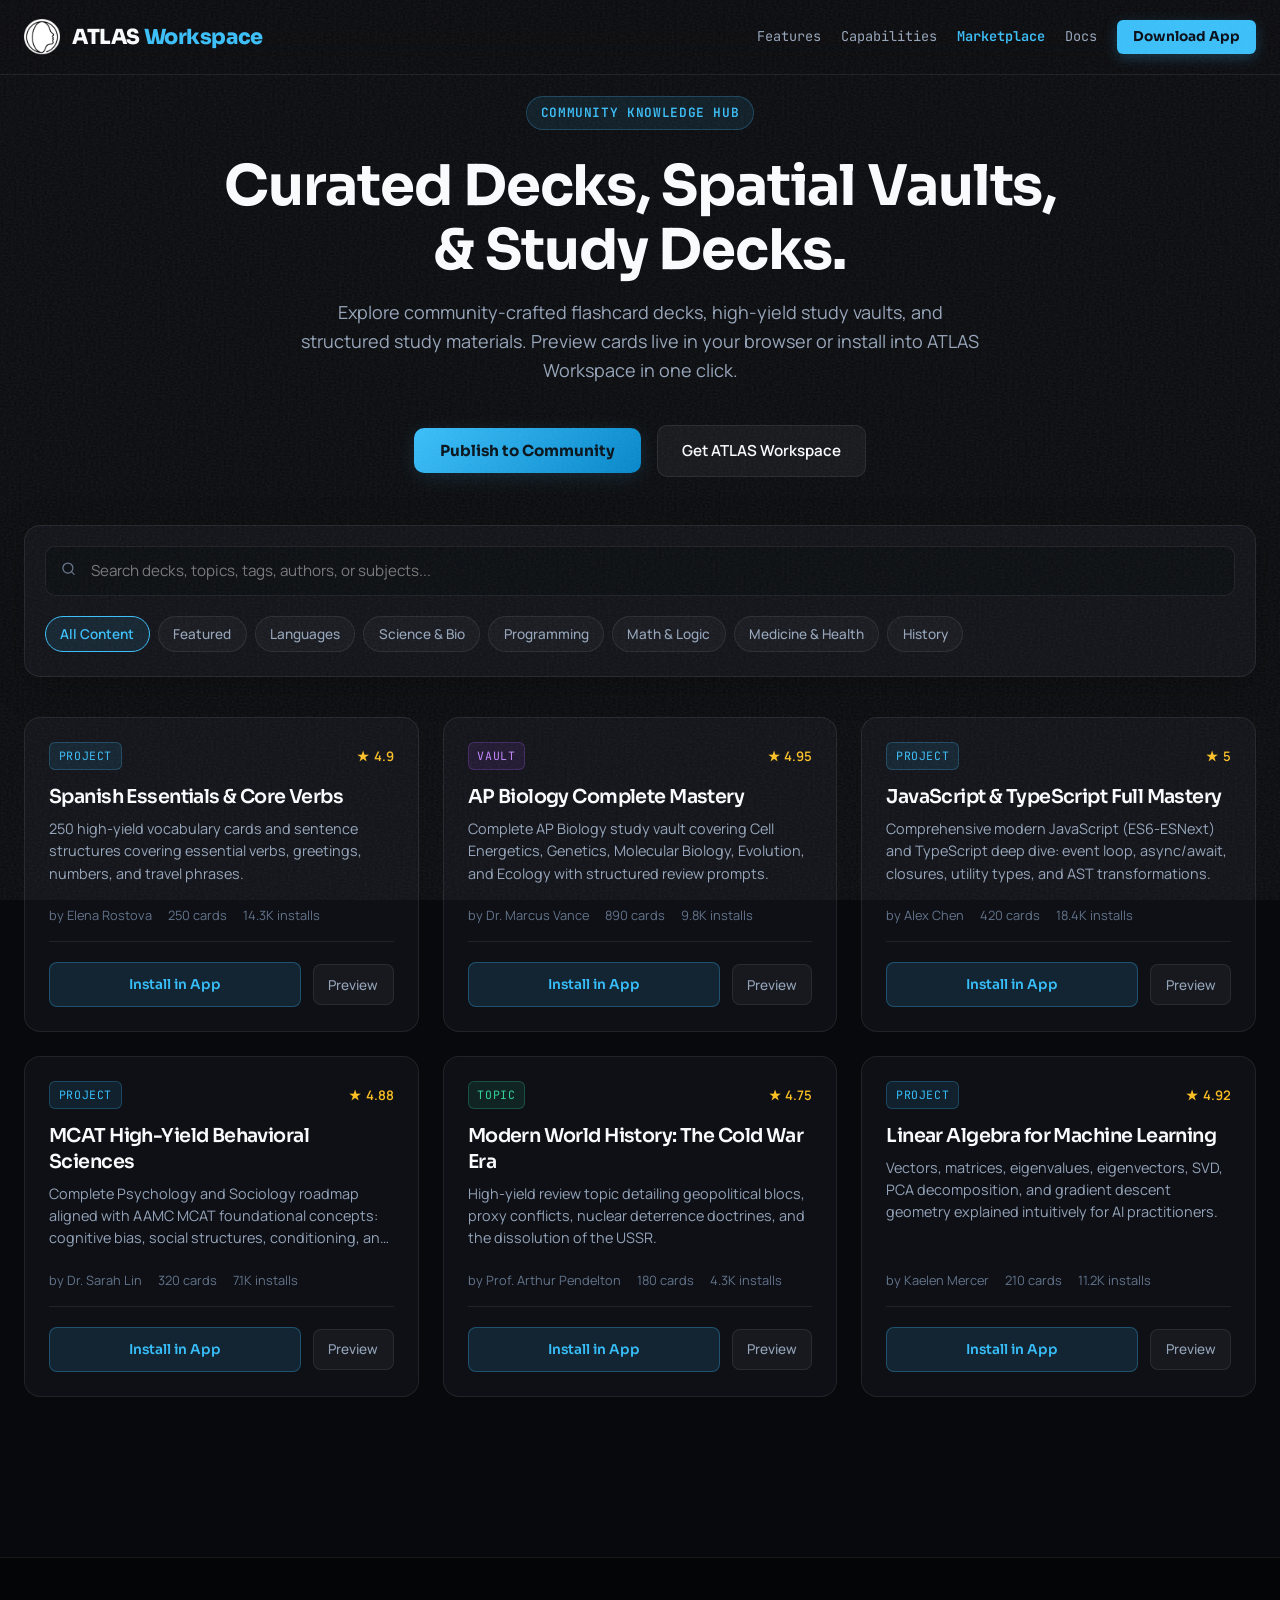
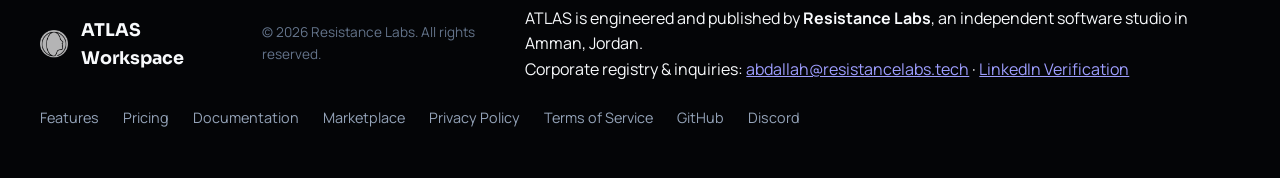
<file: marketplace.html>
<!DOCTYPE html>
<html lang="en">
  <head>
    <meta charset="UTF-8" />
    <link rel="icon" type="image/png" href="favicon.png" />
    <meta name="viewport" content="width=device-width, initial-scale=1.0" />
    <title>Community Marketplace · ATLAS Workspace</title>
    <meta name="description" content="Discover, preview, and install community study decks, spatial vaults, and custom plugins for ATLAS Workspace.">
    <meta name="theme-color" content="#08090c" />
    <meta name="robots" content="index, follow, max-image-preview:large, max-snippet:-1, max-video-preview:-1" />
    <link rel="preconnect" href="https://fonts.googleapis.com">
    <link href="https://fonts.googleapis.com/css2?family=Manrope:wght@300;400;500;600;700;800&family=Sora:wght@300;400;500;600;700;800&family=JetBrains+Mono:wght@400;500;600&display=swap" rel="stylesheet">
    <script type="module" crossorigin src="./assets/marketplace-BDRB51Ld.js"></script>
    <link rel="modulepreload" crossorigin href="./assets/style-MYIw6UD5.js">
    <link rel="stylesheet" crossorigin href="./assets/style-BAEz_MGp.css">
    <link rel="stylesheet" crossorigin href="./assets/marketplace-DZaJ-b9q.css">
    <style>
      .mobile-menu-toggle {
        display: none;
        background: rgba(255, 255, 255, 0.05);
        border: 1px solid rgba(255, 255, 255, 0.12);
        color: #fff;
        border-radius: 8px;
        width: 42px;
        height: 42px;
        align-items: center;
        justify-content: center;
        cursor: pointer;
        padding: 0;
        transition: all 0.2s ease;
      }
      .mobile-menu-toggle:hover {
        background: rgba(255, 255, 255, 0.1);
        border-color: rgba(255, 255, 255, 0.25);
      }
      .mobile-nav-drawer {
        display: none;
        position: fixed;
        top: 60px;
        left: 0;
        right: 0;
        bottom: 0;
        background: rgba(8, 9, 12, 0.96);
        backdrop-filter: blur(24px);
        -webkit-backdrop-filter: blur(24px);
        padding: 1.5rem 1.25rem 2.5rem;
        z-index: 999;
        overflow-y: auto;
        border-top: 1px solid rgba(255, 255, 255, 0.08);
      }
      .mobile-nav-drawer.open {
        display: block;
        animation: mobileNavFade 0.2s ease-out;
      }
      @keyframes mobileNavFade {
        from { opacity: 0; transform: translateY(-8px); }
        to { opacity: 1; transform: translateY(0); }
      }
      .mobile-nav-links {
        display: flex;
        flex-direction: column;
        gap: 0.5rem;
        max-width: 440px;
        margin: 0 auto;
      }
      .mobile-nav-link {
        font-family: 'Sora', sans-serif;
        font-size: 1.05rem;
        font-weight: 500;
        color: #d1d6e8;
        text-decoration: none;
        padding: 0.85rem 1rem;
        border-radius: 8px;
        display: flex;
        align-items: center;
        gap: 0.85rem;
        transition: all 0.15s ease;
        background: rgba(255, 255, 255, 0.02);
        border: 1px solid rgba(255, 255, 255, 0.04);
      }
      .mobile-nav-link svg {
        color: #38bdf8;
        flex-shrink: 0;
      }
      .mobile-nav-link:hover, .mobile-nav-link:active {
        color: #fff;
        background: rgba(255, 255, 255, 0.08);
        border-color: rgba(255, 255, 255, 0.15);
      }
      .mobile-nav-btn {
        margin-top: 1rem;
        width: 100%;
        justify-content: center;
        padding: 1rem 1.25rem;
        font-size: 1rem;
        font-weight: 700;
      }
      @media (max-width: 640px) {
        html, body {
          overflow-x: hidden;
          max-width: 100vw;
        }
        .navbar .btn-nav {
          display: none;
        }
        .mobile-menu-toggle {
          display: inline-flex;
        }
        .mp-container {
          padding: 5rem 1rem 3rem;
        }
        .mp-hero-actions {
          flex-direction: column;
          width: 100%;
          gap: 0.75rem;
        }
        .btn-mp-publish, .btn-mp-secondary {
          width: 100%;
          justify-content: center;
        }
        .mp-grid {
          grid-template-columns: 1fr;
        }
        .footer-container {
          flex-direction: column;
          align-items: flex-start;
          gap: 1.5rem;
        }
        .footer-links {
          display: grid;
          grid-template-columns: repeat(2, 1fr);
          gap: 0.85rem 1.5rem;
          width: 100%;
        }
      }
    </style>
  </head>
  <body>
    <!-- App Noise SVG Texture -->
    <svg class="grain-svg" viewBox="0 0 400 400" preserveAspectRatio="none" xmlns="http://www.w3.org/2000/svg" aria-hidden="true">
      <filter id="noiseFilter">
        <feTurbulence type="fractalNoise" baseFrequency="1.25" numOctaves="2" seed="23" stitchTiles="stitch"/>
        <feColorMatrix type="saturate" values="0"/>
        <feComponentTransfer>
          <feFuncR type="discrete" tableValues=".32 .46 .58 .7 .82 1"/>
          <feFuncG type="discrete" tableValues=".32 .46 .58 .7 .82 1"/>
          <feFuncB type="discrete" tableValues=".32 .46 .58 .7 .82 1"/>
          <feFuncA type="table" tableValues="0 .68"/>
        </feComponentTransfer>
      </filter>
      <rect width="100%" height="100%" filter="url(#noiseFilter)"/>
    </svg>

    <!-- Header / Navbar -->
    <nav class="navbar">
      <div class="nav-container">
        <a href="index.html" class="logo">
          <img src="final.webp" alt="ATLAS Workspace Logo" width="28" height="28" decoding="async" />
          <span class="logo-text">ATLAS<span class="logo-accent"> Workspace</span></span>
        </a>
        <div class="nav-links">
          <a href="index.html#features" class="nav-link">Features</a>
          <a href="index.html#capabilities" class="nav-link">Capabilities</a>
          <a href="marketplace.html" class="nav-link" style="color: var(--mp-accent); font-weight: 600;">Marketplace</a>
          <a href="docs.html" class="nav-link">Docs</a>
          <a href="index.html#download" class="btn-primary btn-nav">Download App</a>
        </div>
        <button class="mobile-menu-toggle" id="mobile-menu-toggle" aria-label="Toggle navigation menu" aria-expanded="false">
          <svg class="icon-hamburger" width="22" height="22" viewBox="0 0 24 24" fill="none" stroke="currentColor" stroke-width="2"><line x1="3" y1="12" x2="21" y2="12"></line><line x1="3" y1="6" x2="21" y2="6"></line><line x1="3" y1="18" x2="21" y2="18"></line></svg>
          <svg class="icon-close" width="22" height="22" viewBox="0 0 24 24" fill="none" stroke="currentColor" stroke-width="2" style="display:none;"><line x1="18" y1="6" x2="6" y2="18"></line><line x1="6" y1="6" x2="18" y2="18"></line></svg>
        </button>
      </div>
    </nav>

    <!-- Mobile Navigation Drawer -->
    <div class="mobile-nav-drawer" id="mobile-nav-drawer" aria-hidden="true">
      <div class="mobile-nav-links">
        <a href="index.html" class="mobile-nav-link">
          <svg width="18" height="18" viewBox="0 0 24 24" fill="none" stroke="currentColor" stroke-width="2"><path d="M3 9l9-7 9 7v11a2 2 0 0 1-2 2H5a2 2 0 0 1-2-2z"></path><polyline points="9 22 9 12 15 12 15 22"></polyline></svg>
          <span>Home</span>
        </a>
        <a href="index.html#features" class="mobile-nav-link">
          <svg width="18" height="18" viewBox="0 0 24 24" fill="none" stroke="currentColor" stroke-width="2"><rect x="3" y="3" width="7" height="7"></rect><rect x="14" y="3" width="7" height="7"></rect><rect x="14" y="14" width="7" height="7"></rect><rect x="3" y="14" width="7" height="7"></rect></svg>
          <span>Features</span>
        </a>
        <a href="index.html#capabilities" class="mobile-nav-link">
          <svg width="18" height="18" viewBox="0 0 24 24" fill="none" stroke="currentColor" stroke-width="2"><path d="M12 2l3.09 6.26L22 9.27l-5 4.87 1.18 6.88L12 17.77l-6.18 3.25L7 14.14 2 9.27l6.91-1.01L12 2z"></path></svg>
          <span>Capabilities</span>
        </a>
        <a href="index.html#pricing" class="mobile-nav-link">
          <svg width="18" height="18" viewBox="0 0 24 24" fill="none" stroke="currentColor" stroke-width="2"><line x1="12" y1="1" x2="12" y2="23"></line><path d="M17 5H9.5a3.5 3.5 0 0 0 0 7h5a3.5 3.5 0 0 1 0 7H6"></path></svg>
          <span>Pricing &amp; Pro Tier</span>
        </a>
        <a href="marketplace.html" class="mobile-nav-link" style="color: var(--mp-accent);">
          <svg width="18" height="18" viewBox="0 0 24 24" fill="none" stroke="currentColor" stroke-width="2"><path d="M6 2L3 6v14a2 2 0 0 0 2 2h14a2 2 0 0 0 2-2V6l-3-7z"></path><line x1="3" y1="6" x2="21" y2="6"></line><path d="M16 10a4 4 0 0 1-8 0"></path></svg>
          <span>Community Marketplace</span>
        </a>
        <a href="docs.html" class="mobile-nav-link">
          <svg width="18" height="18" viewBox="0 0 24 24" fill="none" stroke="currentColor" stroke-width="2"><path d="M4 19.5A2.5 2.5 0 0 1 6.5 17H20"></path><path d="M6.5 2H20v20H6.5A2.5 2.5 0 0 1 4 19.5v-15A2.5 2.5 0 0 1 6.5 2z"></path></svg>
          <span>Documentation</span>
        </a>
        <a href="privacy.html" class="mobile-nav-link">
          <svg width="18" height="18" viewBox="0 0 24 24" fill="none" stroke="currentColor" stroke-width="2"><path d="M12 22s8-4 8-10V5l-8-3-8 3v7c0 6 8 10 8 10z"></path></svg>
          <span>Privacy Policy</span>
        </a>
        <a href="terms.html" class="mobile-nav-link">
          <svg width="18" height="18" viewBox="0 0 24 24" fill="none" stroke="currentColor" stroke-width="2"><circle cx="12" cy="12" r="10"></line><line x1="12" y1="16" x2="12" y2="12"></line><line x1="12" y1="8" x2="12.01" y2="8"></line></svg>
          <span>Terms of Service</span>
        </a>
        <a href="index.html#download" class="btn-primary mobile-nav-btn">
          <span>Download App</span>
        </a>
      </div>
    </div>

    <main id="main-content" class="mp-container">
      <!-- Hero Section -->
      <section class="mp-hero">
        <div class="mp-eyebrow">
          <span>Community Knowledge Hub</span>
        </div>
        <h1 class="mp-title">
          Curated Decks, Spatial Vaults,<br />
          <span class="gradient-text">&amp; Study Decks.</span>
        </h1>
        <p class="mp-subtitle">
          Explore community-crafted flashcard decks, high-yield study vaults, and structured study materials. Preview cards live in your browser or install into ATLAS Workspace in one click.
        </p>

        <div class="mp-hero-actions">
          <button id="btn-open-publish" class="btn-mp-publish">
            <span>Publish to Community</span>
          </button>
          <a href="index.html#download" class="btn-mp-secondary">
            <span>Get ATLAS Workspace</span>
          </a>
        </div>
      </section>

      <!-- Filter and Search Controls -->
      <section class="mp-controls">
        <div class="mp-search-bar">
          <span class="mp-search-icon">
            <svg width="15" height="15" viewBox="0 0 24 24" fill="none" stroke="currentColor" stroke-width="2" stroke-linecap="round" stroke-linejoin="round"><circle cx="11" cy="11" r="8"></circle><line x1="21" y1="21" x2="16.65" y2="16.65"></line></svg>
          </span>
          <input type="text" id="mp-search" class="mp-search-input" placeholder="Search decks, topics, tags, authors, or subjects..." />
        </div>

        <div class="mp-filter-chips">
          <button class="mp-chip active" data-category="all">All Content</button>
          <button class="mp-chip" data-category="featured">Featured</button>
          <button class="mp-chip" data-category="languages">Languages</button>
          <button class="mp-chip" data-category="science">Science &amp; Bio</button>
          <button class="mp-chip" data-category="programming">Programming</button>
          <button class="mp-chip" data-category="math">Math &amp; Logic</button>
          <button class="mp-chip" data-category="health">Medicine &amp; Health</button>
          <button class="mp-chip" data-category="history">History</button>
        </div>
      </section>

      <!-- Marketplace Cards Grid -->
      <section id="mp-grid" class="mp-grid">
        <!-- Rendered dynamically by marketplace.js -->
      </section>
    </main>

    <!-- 3D Interactive Card Preview Modal -->
    <div id="preview-modal-overlay" class="mp-modal-overlay">
      <div class="mp-modal" role="dialog" aria-label="Deck Preview">
        <button id="preview-modal-close" class="mp-modal-close" title="Close preview">✕</button>
        
        <div style="margin-bottom: 1rem;">
          <span class="mp-eyebrow" style="margin-bottom: 0.5rem; font-size: 0.7rem;">Interactive Preview</span>
          <h2 id="preview-deck-title" style="font-family: 'Sora', sans-serif; font-size: 1.4rem; color: #fff; margin-bottom: 0.2rem;">Spanish Essentials</h2>
          <span id="preview-deck-author" style="font-family: 'Manrope', sans-serif; font-size: 0.85rem; color: var(--mp-text-secondary);">by Elena Rostova</span>
        </div>

        <!-- 3D Flashcard Stage -->
        <div id="flashcard-stage" class="mp-flashcard-stage" title="Click card to flip">
          <div class="mp-flashcard-inner">
            <!-- Front Face -->
            <div class="mp-card-face front">
              <span class="mp-card-side-label">Front (Question / Prompt)</span>
              <p id="card-front-text" class="mp-card-prompt">¿Cómo te llamas?</p>
              <span class="mp-card-flip-hint">Click card to flip</span>
            </div>
            <!-- Back Face -->
            <div class="mp-card-face back">
              <span class="mp-card-side-label" style="color: var(--mp-accent);">Back (Answer / Recall)</span>
              <p id="card-back-text" class="mp-card-prompt" style="color: #38bdf8;">What is your name? (Informal)</p>
              <span class="mp-card-flip-hint">Click to flip back</span>
            </div>
          </div>
        </div>

        <!-- Card Nav Controls -->
        <div class="mp-preview-controls">
          <button id="prev-card-btn" class="mp-preview-nav-btn">← Previous</button>
          <span id="card-progress-indicator" class="mp-preview-indicator">Card 1 of 5</span>
          <button id="next-card-btn" class="mp-preview-nav-btn">Next →</button>
        </div>

        <!-- Direct Install Call to Action -->
        <div style="margin-top: 1.75rem; padding-top: 1rem; border-top: 1px solid var(--mp-border); text-align: center;">
          <a id="preview-install-btn" href="atlasface://marketplace/install" class="btn-mp-publish" style="width: 100%; justify-content: center; text-decoration: none;">
            <span>Install Full Deck in ATLAS Workspace</span>
          </a>
        </div>
      </div>
    </div>

    <!-- Web Publish Modal -->
    <div id="publish-modal-overlay" class="mp-modal-overlay">
      <div class="mp-modal" role="dialog" aria-label="Publish to Community">
        <button id="publish-modal-close" class="mp-modal-close" title="Close modal">✕</button>

        <div style="margin-bottom: 1.25rem;">
          <h2 style="font-family: 'Sora', sans-serif; font-size: 1.4rem; color: #fff; margin-bottom: 0.35rem;">Publish to Community</h2>
          <p style="font-family: 'Manrope', sans-serif; font-size: 0.9rem; color: var(--mp-text-secondary);">
            Share your flashcard decks, topics, or study vaults with the worldwide ATLAS Workspace community.
          </p>
        </div>

        <!-- File Upload Dropzone -->
        <div id="publish-dropzone" class="mp-dropzone">
          <input type="file" id="publish-file-input" accept=".json,.atlasdeck" style="display: none;" />
          <div style="margin-bottom: 0.75rem; color: var(--mp-accent);">
            <svg width="32" height="32" viewBox="0 0 24 24" fill="none" stroke="currentColor" stroke-width="1.75" stroke-linecap="round" stroke-linejoin="round"><path d="M22 19a2 2 0 0 1-2 2H4a2 2 0 0 1-2-2V5a2 2 0 0 1 2-2h5l2 3h9a2 2 0 0 1 2 2z"></path><line x1="12" y1="11" x2="12" y2="17"></line><line x1="9" y1="14" x2="15" y2="14"></line></svg>
          </div>
          <div id="dropzone-text">
            <strong>Drag &amp; drop your .atlasdeck or JSON file here</strong><br />
            <span style="color: var(--mp-text-muted); font-size: 0.8rem;">or click to browse files from your computer</span>
          </div>
        </div>

        <!-- Metadata Form -->
        <div class="mp-form-group">
          <label class="mp-form-label">Deck / Topic Title *</label>
          <input type="text" id="publish-name" class="mp-form-input" placeholder="e.g., Medical Pharmacology - Antibiotics" />
        </div>

        <div class="mp-form-group">
          <label class="mp-form-label">Description</label>
          <textarea id="publish-desc" class="mp-form-textarea" rows="2" placeholder="Summary of topics, units, or key concepts covered..."></textarea>
        </div>

        <div style="display: grid; grid-template-columns: 1fr 1fr; gap: 1rem;">
          <div class="mp-form-group">
            <label class="mp-form-label">Category</label>
            <select id="publish-category" class="mp-form-select">
              <option value="languages">Languages</option>
              <option value="science">Science</option>
              <option value="programming">Programming</option>
              <option value="medicine">Medicine</option>
              <option value="history">History</option>
              <option value="other">Other</option>
            </select>
          </div>
          <div class="mp-form-group">
            <label class="mp-form-label">Author Name</label>
            <input type="text" id="publish-author" class="mp-form-input" placeholder="Your Name or Nickname" />
          </div>
        </div>

        <div class="mp-form-group">
          <label class="mp-form-label">Tags (comma-separated)</label>
          <input type="text" id="publish-tags" class="mp-form-input" placeholder="biology, cells, ap, exam" />
        </div>

        <div style="display: flex; justify-content: flex-end; gap: 0.75rem; margin-top: 1.5rem;">
          <button id="publish-cancel-btn" class="btn-mp-secondary">Cancel</button>
          <button id="publish-submit-btn" class="btn-mp-publish">Publish to Community</button>
        </div>
      </div>
    </div>

    <!-- Footer -->
    <footer class="footer" style="margin-top: 4rem;">
      <div class="footer-container">
        <div class="footer-brand">
          <img src="final.webp" alt="ATLAS Workspace" width="28" height="28" loading="lazy" decoding="async" />
          <span class="footer-brand-name">ATLAS Workspace</span>
          <span class="footer-copy">&copy; 2026 Resistance Labs. All rights reserved.</span>
          <p class="footer-studio-info">
            ATLAS is engineered and published by <strong>Resistance Labs</strong>, an independent software studio in Amman, Jordan.<br>
            Corporate registry &amp; inquiries: <a href="mailto:abdallah@resistancelabs.tech">abdallah@resistancelabs.tech</a> · <a href="https://www.linkedin.com/company/resistancelabs" target="_blank" rel="noopener noreferrer">LinkedIn Verification</a>
          </p>
        </div>
        <div class="footer-links">
          <a href="index.html#features">Features</a>
          <a href="index.html#pricing">Pricing</a>
          <a href="docs.html">Documentation</a>
          <a href="marketplace.html">Marketplace</a>
          <a href="privacy.html">Privacy Policy</a>
          <a href="terms.html">Terms of Service</a>
          <a href="https://github.com/Resistance-Labs-Tech/atlasface" target="_blank" rel="noopener">GitHub</a>
          <a href="https://discord.com/invite/Y2RJkDJRW2" target="_blank" rel="noopener">Discord</a>
        </div>
      </div>
    </footer>
    <script>
      (function() {
        const toggleBtn = document.getElementById('mobile-menu-toggle');
        const drawer = document.getElementById('mobile-nav-drawer');
        if (toggleBtn && drawer) {
          toggleBtn.addEventListener('click', function(e) {
            e.stopPropagation();
            const isOpen = drawer.classList.toggle('open');
            toggleBtn.setAttribute('aria-expanded', isOpen);
            const iconHam = toggleBtn.querySelector('.icon-hamburger');
            const iconClose = toggleBtn.querySelector('.icon-close');
            if (iconHam && iconClose) {
              iconHam.style.display = isOpen ? 'none' : 'block';
              iconClose.style.display = isOpen ? 'block' : 'none';
            }
          });
          drawer.querySelectorAll('a').forEach(function(link) {
            link.addEventListener('click', function() {
              drawer.classList.remove('open');
              toggleBtn.setAttribute('aria-expanded', 'false');
              const iconHam = toggleBtn.querySelector('.icon-hamburger');
              const iconClose = toggleBtn.querySelector('.icon-close');
              if (iconHam && iconClose) {
                iconHam.style.display = 'block';
                iconClose.style.display = 'none';
              }
            });
          });
          document.addEventListener('click', function(e) {
            if (!drawer.contains(e.target) && !toggleBtn.contains(e.target) && drawer.classList.contains('open')) {
              drawer.classList.remove('open');
              toggleBtn.setAttribute('aria-expanded', 'false');
              const iconHam = toggleBtn.querySelector('.icon-hamburger');
              const iconClose = toggleBtn.querySelector('.icon-close');
              if (iconHam && iconClose) {
                iconHam.style.display = 'block';
                iconClose.style.display = 'none';
              }
            }
          });
        }
      })();
    </script>
  </body>
</html>
</file>
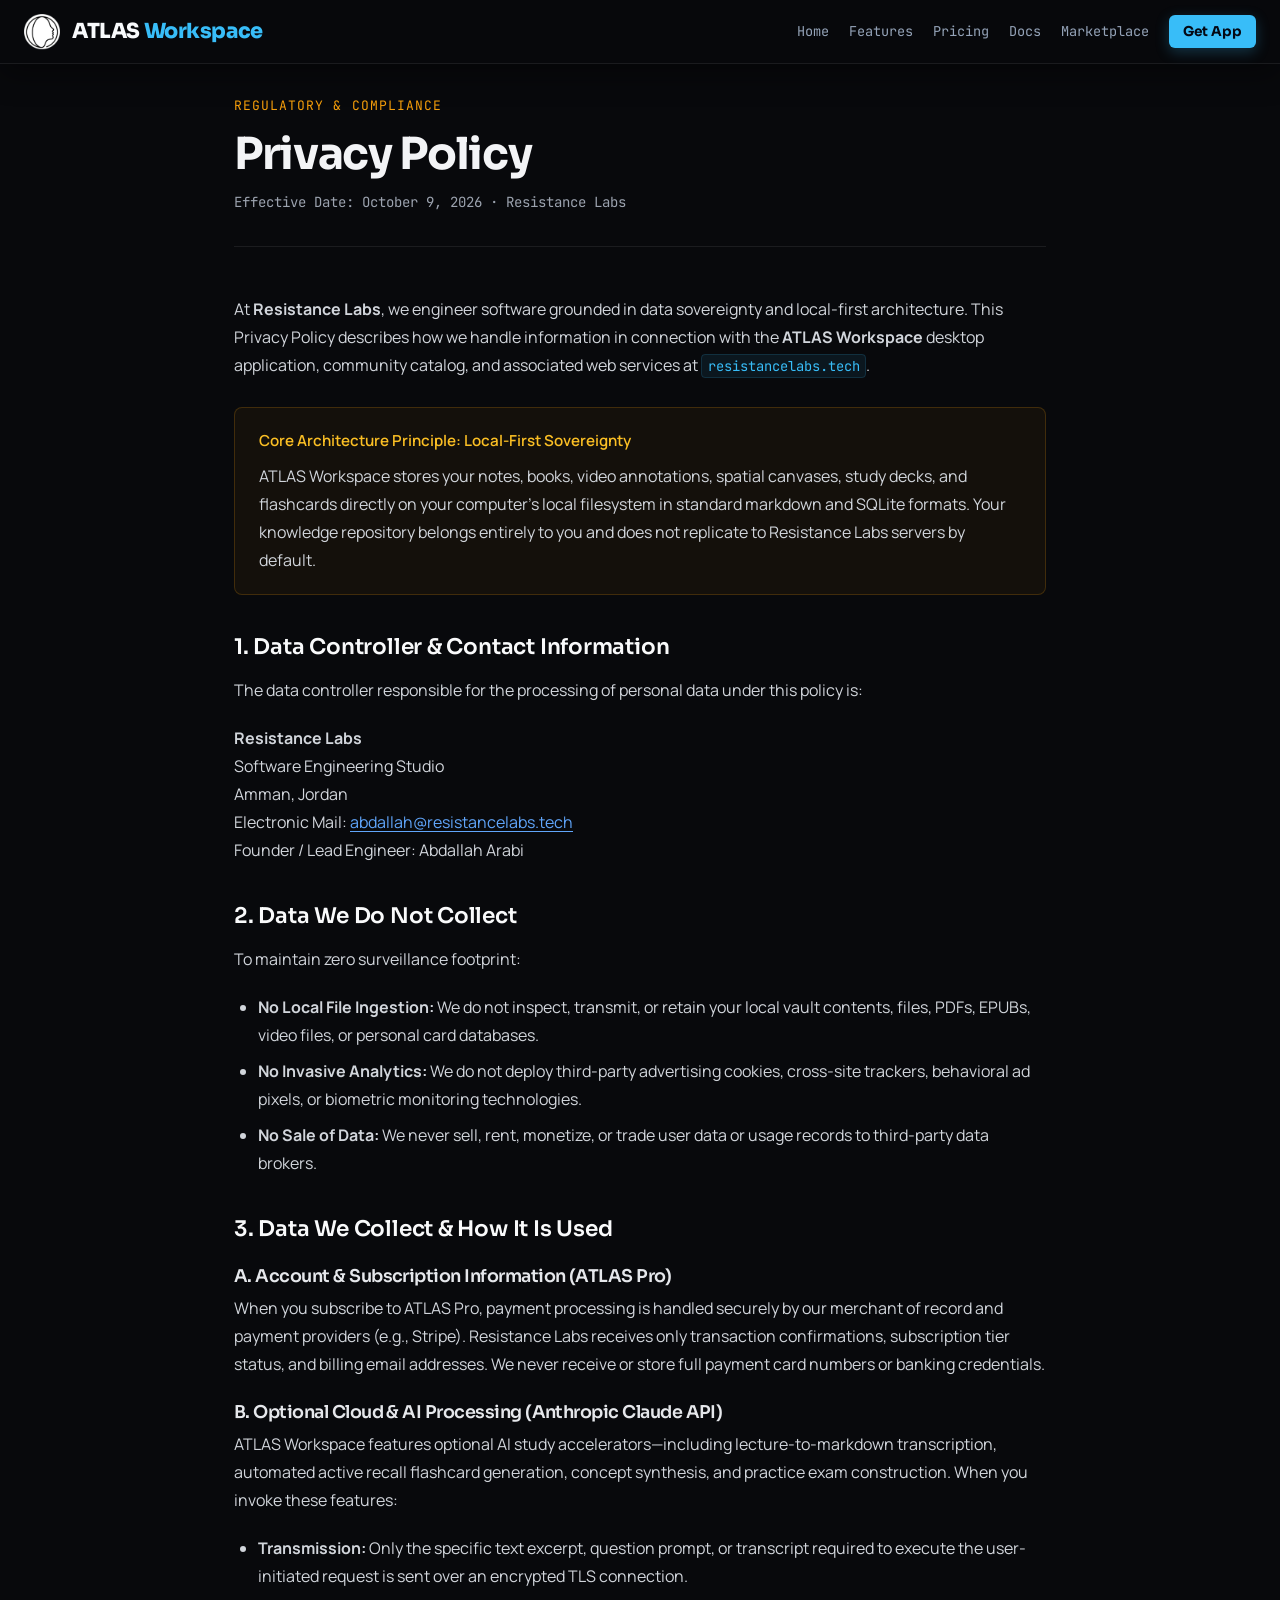
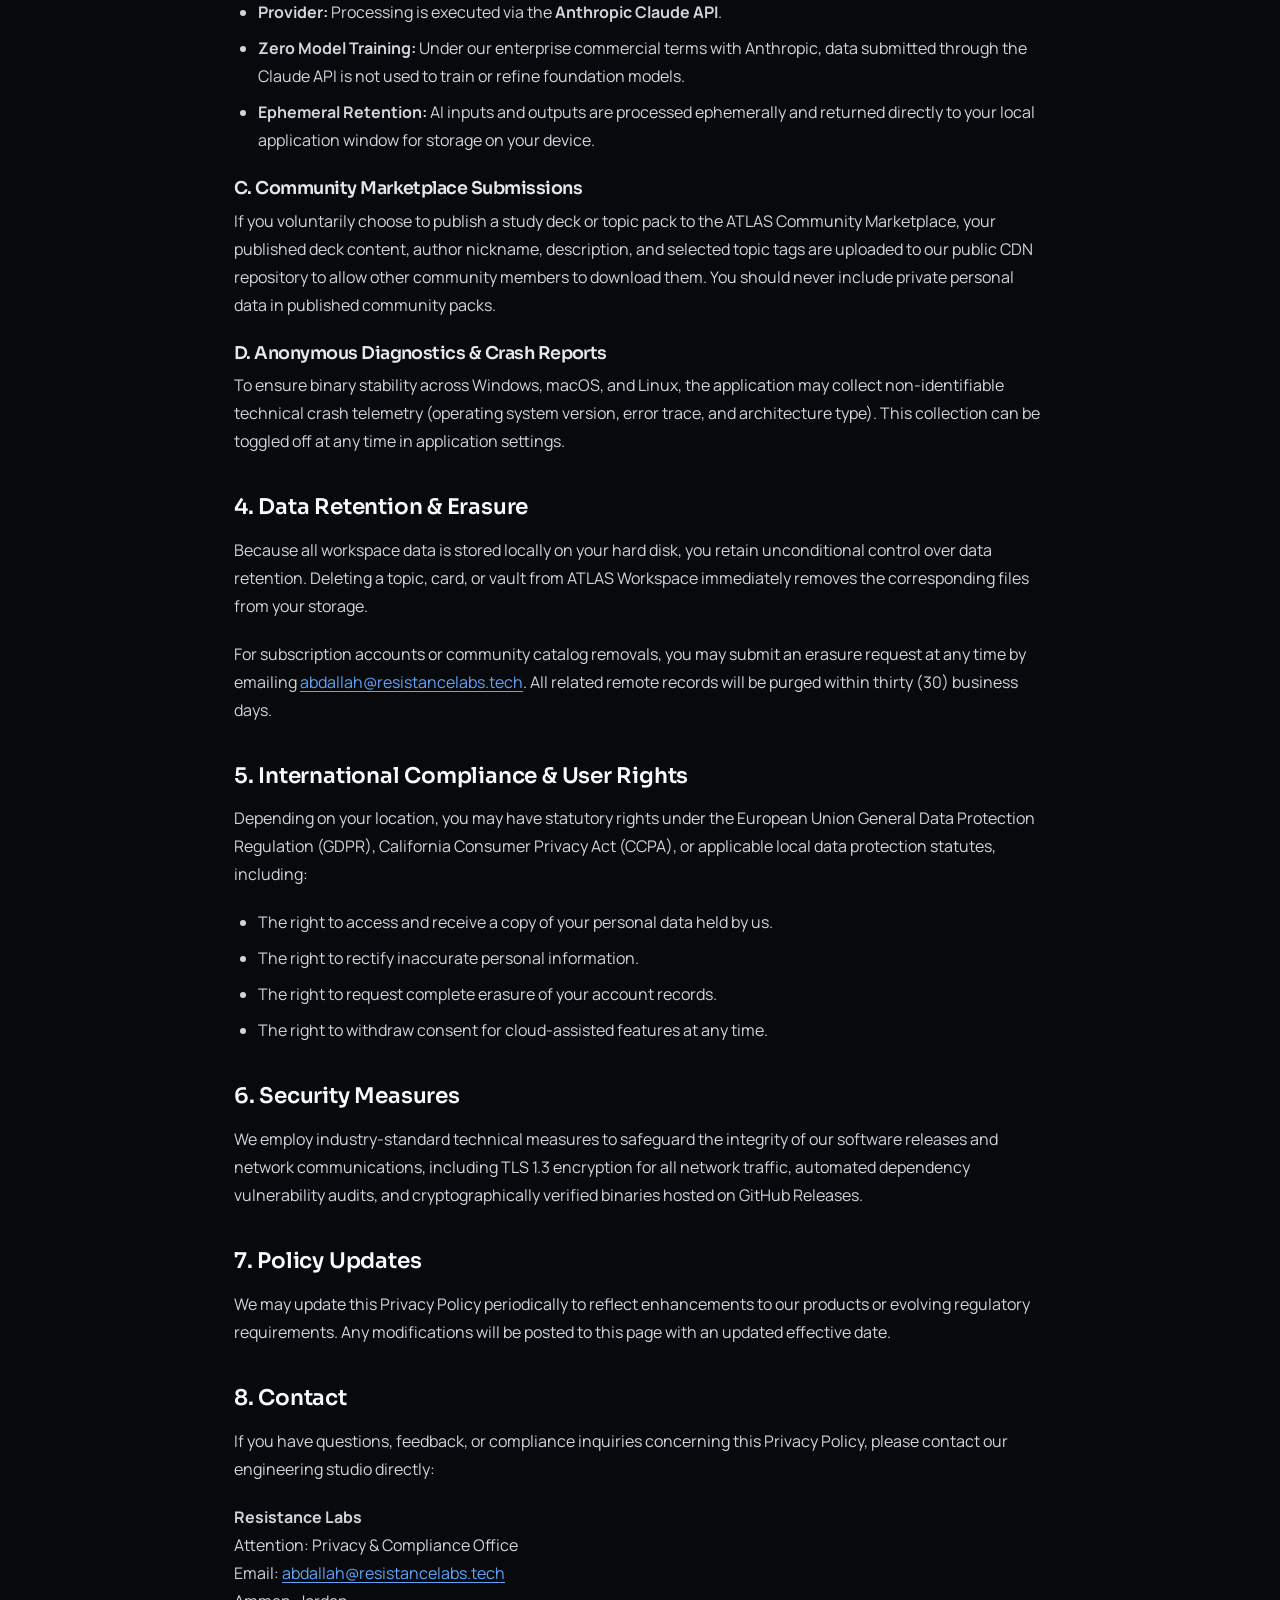
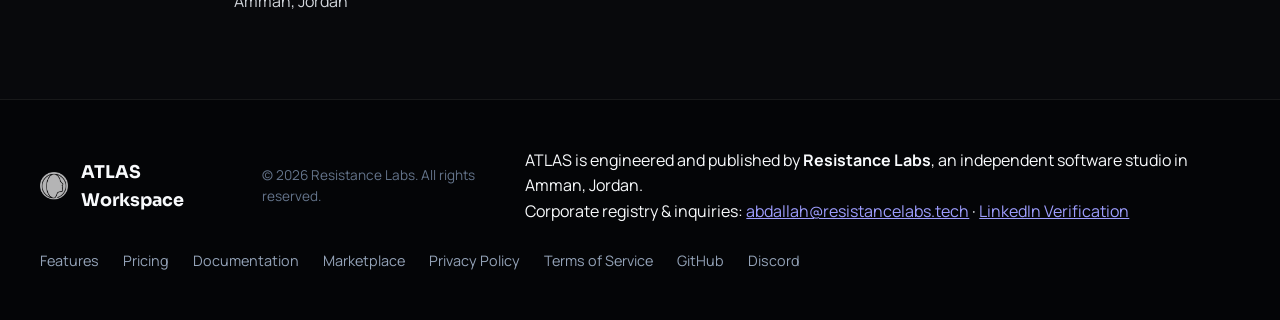
<file: privacy.html>
<!DOCTYPE html>
<html lang="en">
  <head>
    <meta charset="UTF-8" />
    <link rel="icon" type="image/png" href="favicon.png" />
    <meta name="viewport" content="width=device-width, initial-scale=1.0" />
    <title>Privacy Policy — ATLAS Workspace &amp; Resistance Labs</title>
    <meta name="description" content="Privacy Policy for ATLAS Workspace. Local-first personal data sovereignty, zero third-party tracking, and transparent Claude AI data processing terms." />
    <link rel="canonical" href="https://resistancelabs.tech/privacy.html" />
    <meta name="theme-color" content="#08090c" />
    <meta name="robots" content="index, follow, max-image-preview:large, max-snippet:-1, max-video-preview:-1" />

    <!-- Open Graph -->
    <meta property="og:type" content="website" />
    <meta property="og:site_name" content="Resistance Labs" />
    <meta property="og:url" content="https://resistancelabs.tech/privacy.html" />
    <meta property="og:title" content="Privacy Policy — ATLAS Workspace &amp; Resistance Labs" />
    <meta property="og:description" content="Local-first data ownership, zero tracking, and transparent AI processing standards." />
    <meta property="og:image" content="https://resistancelabs.tech/journal.png" />

    <link href="https://fonts.googleapis.com/css2?family=Manrope:wght@300;400;500;600;700;800&family=Sora:wght@300;400;500;600;700;800&family=JetBrains+Mono:wght@400;500;600&display=swap" rel="stylesheet">
    <link rel="stylesheet" crossorigin href="./assets/style-BAEz_MGp.css">

    <style>
      .legal-container {
        max-width: 860px;
        margin: 0 auto;
        padding: 6rem 1.5rem 4rem;
      }
      .legal-header {
        border-bottom: 1px solid rgba(255, 255, 255, 0.08);
        padding-bottom: 2rem;
        margin-bottom: 3rem;
      }
      .legal-kicker {
        font-family: 'JetBrains Mono', monospace;
        font-size: 0.8125rem;
        text-transform: uppercase;
        letter-spacing: 0.08em;
        color: #f59e0b;
        margin-bottom: 0.75rem;
      }
      .legal-title {
        font-family: 'Sora', sans-serif;
        font-size: clamp(2rem, 3.5vw, 2.75rem);
        font-weight: 700;
        color: #f3f4f6;
        letter-spacing: -0.03em;
        line-height: 1.15;
        margin-bottom: 0.75rem;
      }
      .legal-meta {
        color: #9ca3af;
        font-size: 0.875rem;
        font-family: 'JetBrains Mono', monospace;
      }
      .legal-content {
        color: #d1d5db;
        font-size: 1rem;
        line-height: 1.75;
      }
      .legal-content h2 {
        font-family: 'Sora', sans-serif;
        font-size: 1.35rem;
        font-weight: 600;
        color: #f9fafb;
        margin: 2.5rem 0 1rem;
        letter-spacing: -0.01em;
      }
      .legal-content h3 {
        font-family: 'Sora', sans-serif;
        font-size: 1.1rem;
        font-weight: 600;
        color: #e5e7eb;
        margin: 1.5rem 0 0.5rem;
      }
      .legal-content p {
        margin-bottom: 1.25rem;
      }
      .legal-content ul {
        margin: 0 0 1.5rem 1.5rem;
        list-style-type: disc;
      }
      .legal-content li {
        margin-bottom: 0.5rem;
      }
      .legal-content a {
        color: #60a5fa;
        text-decoration: underline;
        text-underline-offset: 3px;
      }
      .legal-content a:hover {
        color: #93c5fd;
      }
      .legal-callout {
        background: rgba(245, 158, 11, 0.05);
        border: 1px solid rgba(245, 158, 11, 0.2);
        border-radius: 8px;
        padding: 1.25rem 1.5rem;
        margin: 1.75rem 0;
      }
      .legal-callout-title {
        font-weight: 600;
        color: #fbbf24;
        margin-bottom: 0.5rem;
        font-size: 0.95rem;
      }
      @media (max-width: 640px) {
        .legal-container {
          padding: 5rem 1rem 3rem;
        }
        .footer-container {
          flex-direction: column;
          align-items: flex-start;
          gap: 1.5rem;
        }
        .footer-links {
          display: grid;
          grid-template-columns: repeat(2, 1fr);
          gap: 0.85rem 1.5rem;
          width: 100%;
        }
      }
    </style>
  </head>
  <body class="docs-body">
    <!-- Header / Navbar -->
    <nav class="navbar docs-navbar scrolled">
      <div class="nav-container">
        <a href="index.html" class="logo">
          <img src="final.webp" alt="ATLAS Workspace" width="28" height="28" decoding="async" />
          <span class="logo-text">ATLAS<span class="logo-accent"> Workspace</span></span>
        </a>
        <div class="nav-links">
          <a href="index.html" class="nav-link">Home</a>
          <a href="index.html#features" class="nav-link">Features</a>
          <a href="index.html#pricing" class="nav-link">Pricing</a>
          <a href="docs.html" class="nav-link">Docs</a>
          <a href="marketplace.html" class="nav-link">Marketplace</a>
          <a href="index.html#download-options" class="btn-primary btn-nav">Get App</a>
        </div>
      </div>
    </nav>

    <main class="legal-container">
      <header class="legal-header">
        <div class="legal-kicker">Regulatory &amp; Compliance</div>
        <h1 class="legal-title">Privacy Policy</h1>
        <div class="legal-meta">Effective Date: October 9, 2026 · Resistance Labs</div>
      </header>

      <article class="legal-content">
        <p>
          At <strong>Resistance Labs</strong>, we engineer software grounded in data sovereignty and local-first architecture. This Privacy Policy describes how we handle information in connection with the <strong>ATLAS Workspace</strong> desktop application, community catalog, and associated web services at <code>resistancelabs.tech</code>.
        </p>

        <div class="legal-callout">
          <div class="legal-callout-title">Core Architecture Principle: Local-First Sovereignty</div>
          <p style="margin-bottom: 0;">
            ATLAS Workspace stores your notes, books, video annotations, spatial canvases, study decks, and flashcards directly on your computer's local filesystem in standard markdown and SQLite formats. Your knowledge repository belongs entirely to you and does not replicate to Resistance Labs servers by default.
          </p>
        </div>

        <h2>1. Data Controller &amp; Contact Information</h2>
        <p>
          The data controller responsible for the processing of personal data under this policy is:
        </p>
        <p>
          <strong>Resistance Labs</strong><br>
          Software Engineering Studio<br>
          Amman, Jordan<br>
          Electronic Mail: <a href="mailto:abdallah@resistancelabs.tech">abdallah@resistancelabs.tech</a><br>
          Founder / Lead Engineer: Abdallah Arabi
        </p>

        <h2>2. Data We Do Not Collect</h2>
        <p>
          To maintain zero surveillance footprint:
        </p>
        <ul>
          <li><strong>No Local File Ingestion:</strong> We do not inspect, transmit, or retain your local vault contents, files, PDFs, EPUBs, video files, or personal card databases.</li>
          <li><strong>No Invasive Analytics:</strong> We do not deploy third-party advertising cookies, cross-site trackers, behavioral ad pixels, or biometric monitoring technologies.</li>
          <li><strong>No Sale of Data:</strong> We never sell, rent, monetize, or trade user data or usage records to third-party data brokers.</li>
        </ul>

        <h2>3. Data We Collect &amp; How It Is Used</h2>
        
        <h3>A. Account &amp; Subscription Information (ATLAS Pro)</h3>
        <p>
          When you subscribe to ATLAS Pro, payment processing is handled securely by our merchant of record and payment providers (e.g., Stripe). Resistance Labs receives only transaction confirmations, subscription tier status, and billing email addresses. We never receive or store full payment card numbers or banking credentials.
        </p>

        <h3>B. Optional Cloud &amp; AI Processing (Anthropic Claude API)</h3>
        <p>
          ATLAS Workspace features optional AI study accelerators—including lecture-to-markdown transcription, automated active recall flashcard generation, concept synthesis, and practice exam construction. When you invoke these features:
        </p>
        <ul>
          <li><strong>Transmission:</strong> Only the specific text excerpt, question prompt, or transcript required to execute the user-initiated request is sent over an encrypted TLS connection.</li>
          <li><strong>Provider:</strong> Processing is executed via the <strong>Anthropic Claude API</strong>.</li>
          <li><strong>Zero Model Training:</strong> Under our enterprise commercial terms with Anthropic, data submitted through the Claude API is not used to train or refine foundation models.</li>
          <li><strong>Ephemeral Retention:</strong> AI inputs and outputs are processed ephemerally and returned directly to your local application window for storage on your device.</li>
        </ul>

        <h3>C. Community Marketplace Submissions</h3>
        <p>
          If you voluntarily choose to publish a study deck or topic pack to the ATLAS Community Marketplace, your published deck content, author nickname, description, and selected topic tags are uploaded to our public CDN repository to allow other community members to download them. You should never include private personal data in published community packs.
        </p>

        <h3>D. Anonymous Diagnostics &amp; Crash Reports</h3>
        <p>
          To ensure binary stability across Windows, macOS, and Linux, the application may collect non-identifiable technical crash telemetry (operating system version, error trace, and architecture type). This collection can be toggled off at any time in application settings.
        </p>

        <h2>4. Data Retention &amp; Erasure</h2>
        <p>
          Because all workspace data is stored locally on your hard disk, you retain unconditional control over data retention. Deleting a topic, card, or vault from ATLAS Workspace immediately removes the corresponding files from your storage.
        </p>
        <p>
          For subscription accounts or community catalog removals, you may submit an erasure request at any time by emailing <a href="mailto:abdallah@resistancelabs.tech">abdallah@resistancelabs.tech</a>. All related remote records will be purged within thirty (30) business days.
        </p>

        <h2>5. International Compliance &amp; User Rights</h2>
        <p>
          Depending on your location, you may have statutory rights under the European Union General Data Protection Regulation (GDPR), California Consumer Privacy Act (CCPA), or applicable local data protection statutes, including:
        </p>
        <ul>
          <li>The right to access and receive a copy of your personal data held by us.</li>
          <li>The right to rectify inaccurate personal information.</li>
          <li>The right to request complete erasure of your account records.</li>
          <li>The right to withdraw consent for cloud-assisted features at any time.</li>
        </ul>

        <h2>6. Security Measures</h2>
        <p>
          We employ industry-standard technical measures to safeguard the integrity of our software releases and network communications, including TLS 1.3 encryption for all network traffic, automated dependency vulnerability audits, and cryptographically verified binaries hosted on GitHub Releases.
        </p>

        <h2>7. Policy Updates</h2>
        <p>
          We may update this Privacy Policy periodically to reflect enhancements to our products or evolving regulatory requirements. Any modifications will be posted to this page with an updated effective date.
        </p>

        <h2>8. Contact</h2>
        <p>
          If you have questions, feedback, or compliance inquiries concerning this Privacy Policy, please contact our engineering studio directly:
        </p>
        <p>
          <strong>Resistance Labs</strong><br>
          Attention: Privacy &amp; Compliance Office<br>
          Email: <a href="mailto:abdallah@resistancelabs.tech">abdallah@resistancelabs.tech</a><br>
          Amman, Jordan
        </p>
      </article>
    </main>

    <!-- Footer -->
    <footer class="footer">
      <div class="footer-container">
        <div class="footer-brand">
          <img src="final.webp" alt="ATLAS Workspace" width="28" height="28" loading="lazy" decoding="async" />
          <span class="footer-brand-name">ATLAS Workspace</span>
          <span class="footer-copy">&copy; 2026 Resistance Labs. All rights reserved.</span>
          <p class="footer-studio-info">
            ATLAS is engineered and published by <strong>Resistance Labs</strong>, an independent software studio in Amman, Jordan.<br>
            Corporate registry &amp; inquiries: <a href="mailto:abdallah@resistancelabs.tech">abdallah@resistancelabs.tech</a> · <a href="https://www.linkedin.com/company/resistancelabs" target="_blank" rel="noopener noreferrer">LinkedIn Verification</a>
          </p>
        </div>
        <div class="footer-links">
          <a href="index.html#features">Features</a>
          <a href="index.html#pricing">Pricing</a>
          <a href="docs.html">Documentation</a>
          <a href="marketplace.html">Marketplace</a>
          <a href="privacy.html">Privacy Policy</a>
          <a href="terms.html">Terms of Service</a>
          <a href="https://github.com/Resistance-Labs-Tech/atlasface" target="_blank" rel="noopener">GitHub</a>
          <a href="https://discord.com/invite/Y2RJkDJRW2" target="_blank" rel="noopener">Discord</a>
        </div>
      </div>
    </footer>
  </body>
</html>
</file>
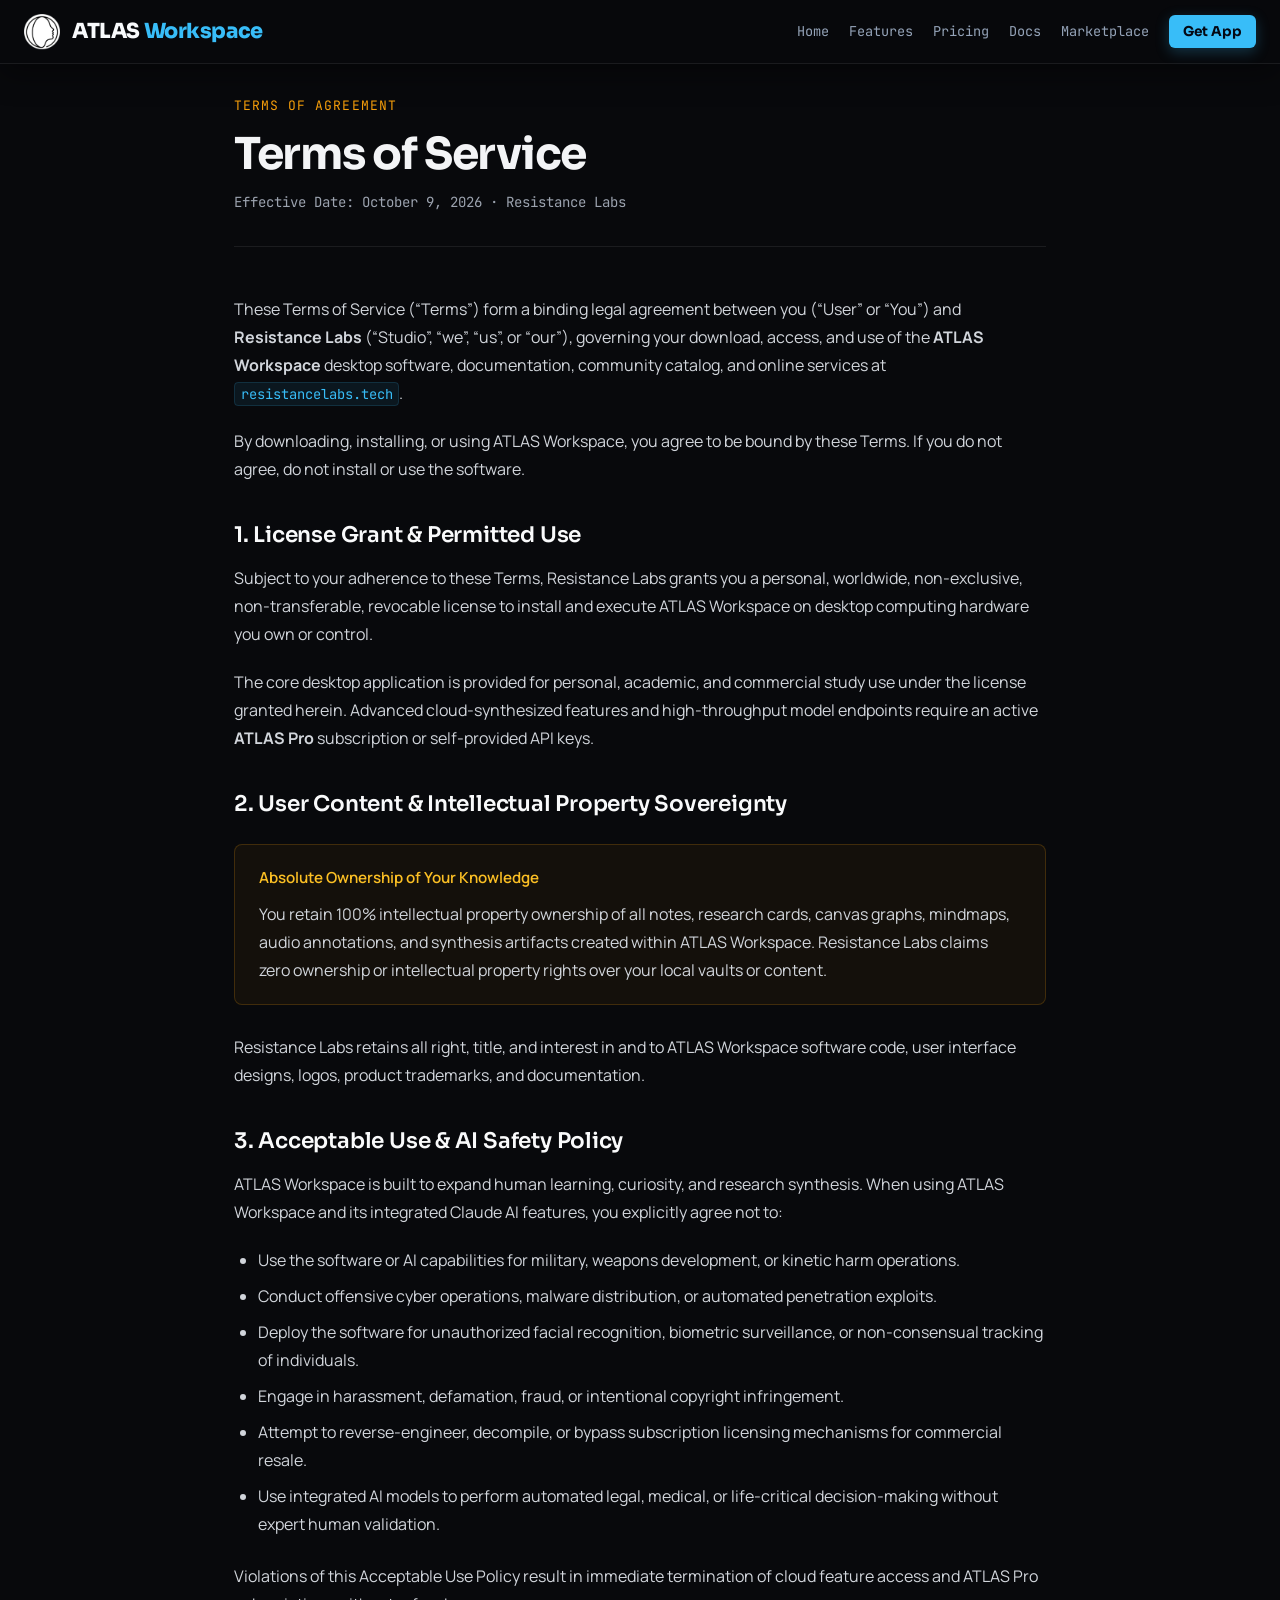
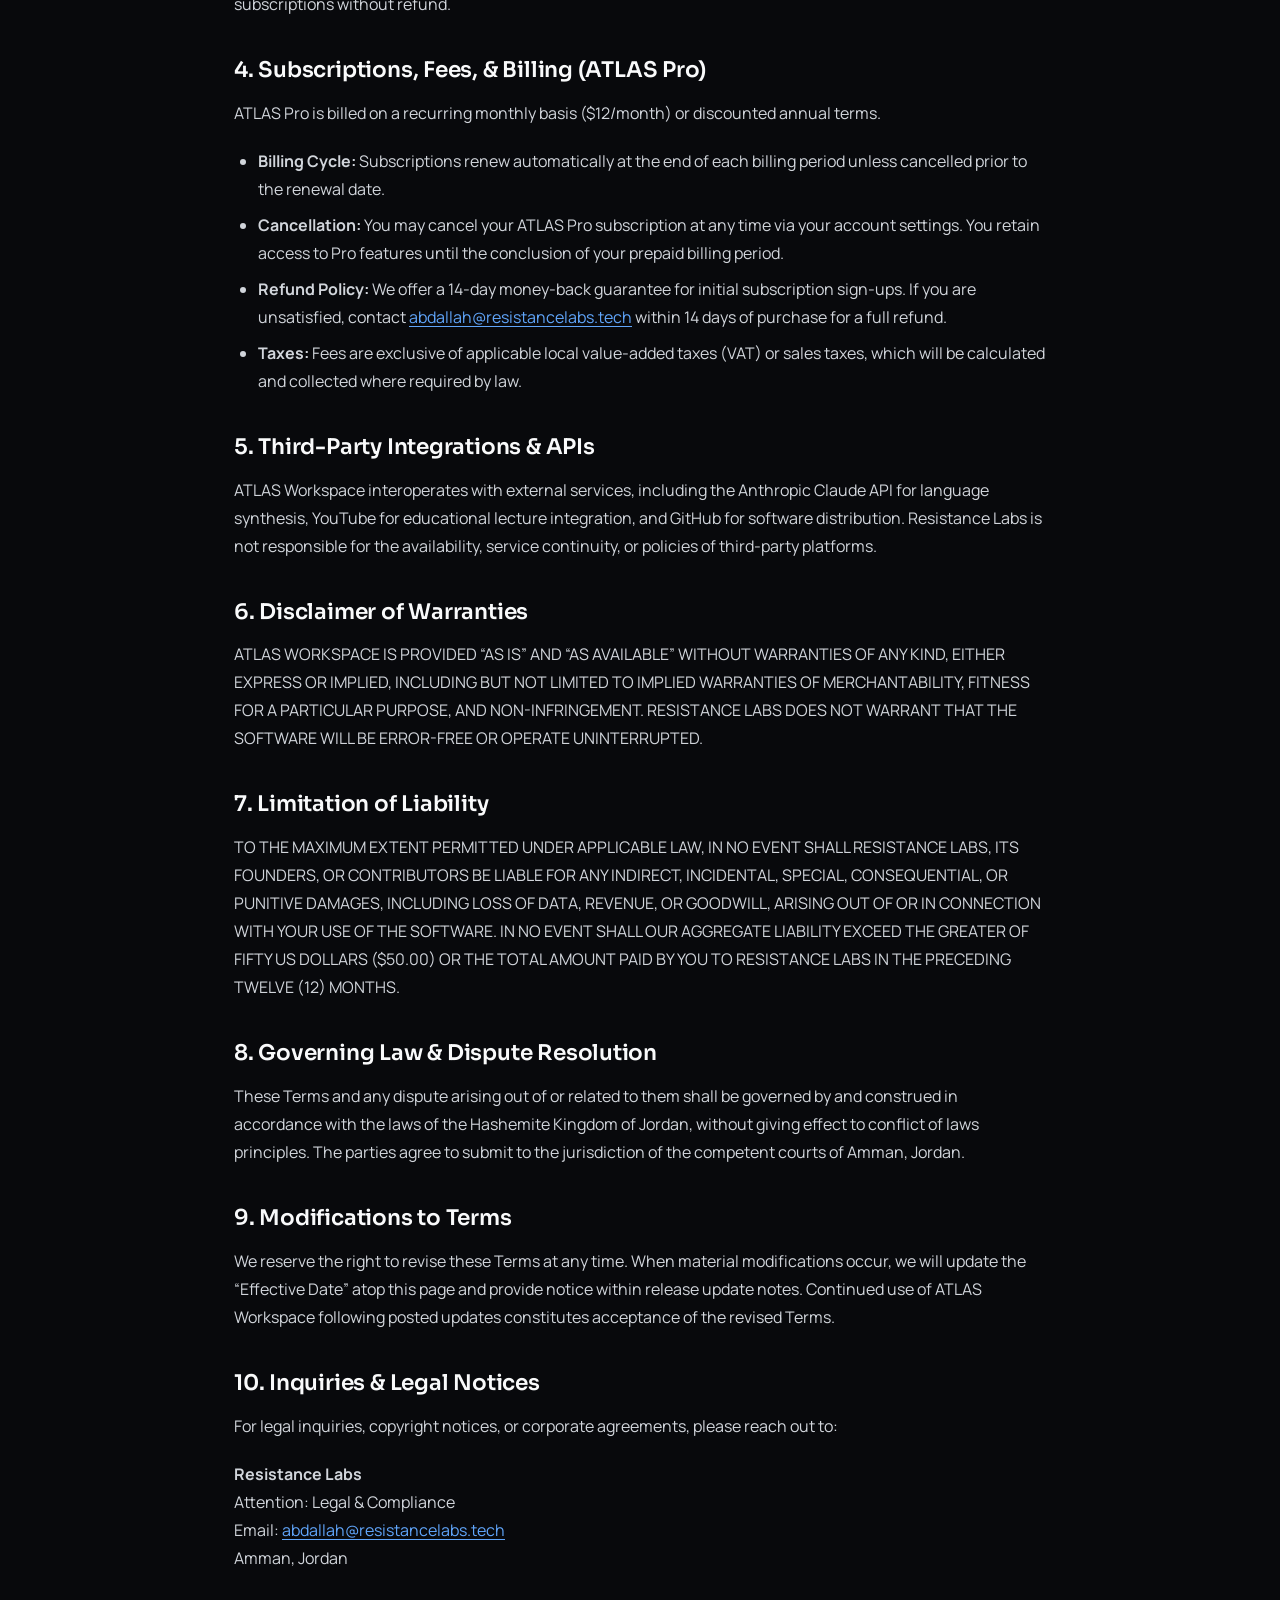
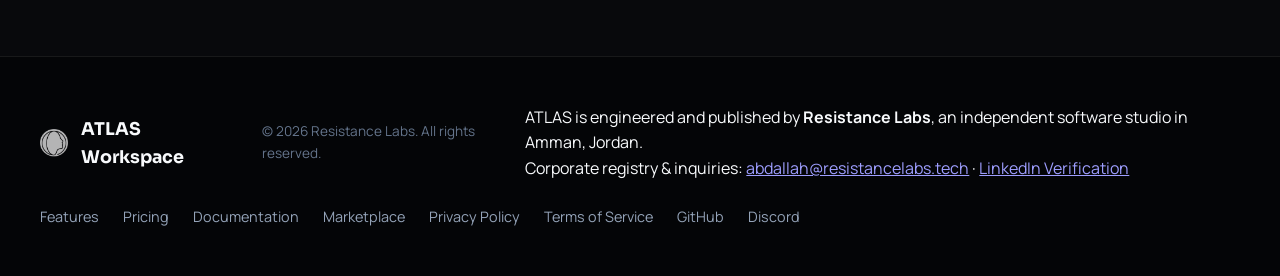
<file: terms.html>
<!DOCTYPE html>
<html lang="en">
  <head>
    <meta charset="UTF-8" />
    <link rel="icon" type="image/png" href="favicon.png" />
    <meta name="viewport" content="width=device-width, initial-scale=1.0" />
    <title>Terms of Service — ATLAS Workspace &amp; Resistance Labs</title>
    <meta name="description" content="Terms of Service for ATLAS Workspace. Software licensing, user content ownership, AI acceptable use policy, and subscription terms." />
    <link rel="canonical" href="https://resistancelabs.tech/terms.html" />
    <meta name="theme-color" content="#08090c" />
    <meta name="robots" content="index, follow, max-image-preview:large, max-snippet:-1, max-video-preview:-1" />

    <!-- Open Graph -->
    <meta property="og:type" content="website" />
    <meta property="og:site_name" content="Resistance Labs" />
    <meta property="og:url" content="https://resistancelabs.tech/terms.html" />
    <meta property="og:title" content="Terms of Service — ATLAS Workspace &amp; Resistance Labs" />
    <meta property="og:description" content="Licensing terms, user IP ownership, and AI acceptable use policy for ATLAS Workspace." />
    <meta property="og:image" content="https://resistancelabs.tech/journal.png" />

    <link href="https://fonts.googleapis.com/css2?family=Manrope:wght@300;400;500;600;700;800&family=Sora:wght@300;400;500;600;700;800&family=JetBrains+Mono:wght@400;500;600&display=swap" rel="stylesheet">
    <link rel="stylesheet" crossorigin href="./assets/style-BAEz_MGp.css">

    <style>
      .legal-container {
        max-width: 860px;
        margin: 0 auto;
        padding: 6rem 1.5rem 4rem;
      }
      .legal-header {
        border-bottom: 1px solid rgba(255, 255, 255, 0.08);
        padding-bottom: 2rem;
        margin-bottom: 3rem;
      }
      .legal-kicker {
        font-family: 'JetBrains Mono', monospace;
        font-size: 0.8125rem;
        text-transform: uppercase;
        letter-spacing: 0.08em;
        color: #f59e0b;
        margin-bottom: 0.75rem;
      }
      .legal-title {
        font-family: 'Sora', sans-serif;
        font-size: clamp(2rem, 3.5vw, 2.75rem);
        font-weight: 700;
        color: #f3f4f6;
        letter-spacing: -0.03em;
        line-height: 1.15;
        margin-bottom: 0.75rem;
      }
      .legal-meta {
        color: #9ca3af;
        font-size: 0.875rem;
        font-family: 'JetBrains Mono', monospace;
      }
      .legal-content {
        color: #d1d5db;
        font-size: 1rem;
        line-height: 1.75;
      }
      .legal-content h2 {
        font-family: 'Sora', sans-serif;
        font-size: 1.35rem;
        font-weight: 600;
        color: #f9fafb;
        margin: 2.5rem 0 1rem;
        letter-spacing: -0.01em;
      }
      .legal-content h3 {
        font-family: 'Sora', sans-serif;
        font-size: 1.1rem;
        font-weight: 600;
        color: #e5e7eb;
        margin: 1.5rem 0 0.5rem;
      }
      .legal-content p {
        margin-bottom: 1.25rem;
      }
      .legal-content ul {
        margin: 0 0 1.5rem 1.5rem;
        list-style-type: disc;
      }
      .legal-content li {
        margin-bottom: 0.5rem;
      }
      .legal-content a {
        color: #60a5fa;
        text-decoration: underline;
        text-underline-offset: 3px;
      }
      .legal-content a:hover {
        color: #93c5fd;
      }
      .legal-callout {
        background: rgba(245, 158, 11, 0.05);
        border: 1px solid rgba(245, 158, 11, 0.2);
        border-radius: 8px;
        padding: 1.25rem 1.5rem;
        margin: 1.75rem 0;
      }
      .legal-callout-title {
        font-weight: 600;
        color: #fbbf24;
        margin-bottom: 0.5rem;
        font-size: 0.95rem;
      }
      @media (max-width: 640px) {
        .legal-container {
          padding: 5rem 1rem 3rem;
        }
        .footer-container {
          flex-direction: column;
          align-items: flex-start;
          gap: 1.5rem;
        }
        .footer-links {
          display: grid;
          grid-template-columns: repeat(2, 1fr);
          gap: 0.85rem 1.5rem;
          width: 100%;
        }
      }
    </style>
  </head>
  <body class="docs-body">
    <!-- Header / Navbar -->
    <nav class="navbar docs-navbar scrolled">
      <div class="nav-container">
        <a href="index.html" class="logo">
          <img src="final.webp" alt="ATLAS Workspace" width="28" height="28" decoding="async" />
          <span class="logo-text">ATLAS<span class="logo-accent"> Workspace</span></span>
        </a>
        <div class="nav-links">
          <a href="index.html" class="nav-link">Home</a>
          <a href="index.html#features" class="nav-link">Features</a>
          <a href="index.html#pricing" class="nav-link">Pricing</a>
          <a href="docs.html" class="nav-link">Docs</a>
          <a href="marketplace.html" class="nav-link">Marketplace</a>
          <a href="index.html#download-options" class="btn-primary btn-nav">Get App</a>
        </div>
      </div>
    </nav>

    <main class="legal-container">
      <header class="legal-header">
        <div class="legal-kicker">Terms of Agreement</div>
        <h1 class="legal-title">Terms of Service</h1>
        <div class="legal-meta">Effective Date: October 9, 2026 · Resistance Labs</div>
      </header>

      <article class="legal-content">
        <p>
          These Terms of Service (&ldquo;Terms&rdquo;) form a binding legal agreement between you (&ldquo;User&rdquo; or &ldquo;You&rdquo;) and <strong>Resistance Labs</strong> (&ldquo;Studio&rdquo;, &ldquo;we&rdquo;, &ldquo;us&rdquo;, or &ldquo;our&rdquo;), governing your download, access, and use of the <strong>ATLAS Workspace</strong> desktop software, documentation, community catalog, and online services at <code>resistancelabs.tech</code>.
        </p>

        <p>
          By downloading, installing, or using ATLAS Workspace, you agree to be bound by these Terms. If you do not agree, do not install or use the software.
        </p>

        <h2>1. License Grant &amp; Permitted Use</h2>
        <p>
          Subject to your adherence to these Terms, Resistance Labs grants you a personal, worldwide, non-exclusive, non-transferable, revocable license to install and execute ATLAS Workspace on desktop computing hardware you own or control.
        </p>
        <p>
          The core desktop application is provided for personal, academic, and commercial study use under the license granted herein. Advanced cloud-synthesized features and high-throughput model endpoints require an active <strong>ATLAS Pro</strong> subscription or self-provided API keys.
        </p>

        <h2>2. User Content &amp; Intellectual Property Sovereignty</h2>
        <div class="legal-callout">
          <div class="legal-callout-title">Absolute Ownership of Your Knowledge</div>
          <p style="margin-bottom: 0;">
            You retain 100% intellectual property ownership of all notes, research cards, canvas graphs, mindmaps, audio annotations, and synthesis artifacts created within ATLAS Workspace. Resistance Labs claims zero ownership or intellectual property rights over your local vaults or content.
          </p>
        </div>
        <p>
          Resistance Labs retains all right, title, and interest in and to ATLAS Workspace software code, user interface designs, logos, product trademarks, and documentation.
        </p>

        <h2>3. Acceptable Use &amp; AI Safety Policy</h2>
        <p>
          ATLAS Workspace is built to expand human learning, curiosity, and research synthesis. When using ATLAS Workspace and its integrated Claude AI features, you explicitly agree not to:
        </p>
        <ul>
          <li>Use the software or AI capabilities for military, weapons development, or kinetic harm operations.</li>
          <li>Conduct offensive cyber operations, malware distribution, or automated penetration exploits.</li>
          <li>Deploy the software for unauthorized facial recognition, biometric surveillance, or non-consensual tracking of individuals.</li>
          <li>Engage in harassment, defamation, fraud, or intentional copyright infringement.</li>
          <li>Attempt to reverse-engineer, decompile, or bypass subscription licensing mechanisms for commercial resale.</li>
          <li>Use integrated AI models to perform automated legal, medical, or life-critical decision-making without expert human validation.</li>
        </ul>
        <p>
          Violations of this Acceptable Use Policy result in immediate termination of cloud feature access and ATLAS Pro subscriptions without refund.
        </p>

        <h2>4. Subscriptions, Fees, &amp; Billing (ATLAS Pro)</h2>
        <p>
          ATLAS Pro is billed on a recurring monthly basis ($12/month) or discounted annual terms.
        </p>
        <ul>
          <li><strong>Billing Cycle:</strong> Subscriptions renew automatically at the end of each billing period unless cancelled prior to the renewal date.</li>
          <li><strong>Cancellation:</strong> You may cancel your ATLAS Pro subscription at any time via your account settings. You retain access to Pro features until the conclusion of your prepaid billing period.</li>
          <li><strong>Refund Policy:</strong> We offer a 14-day money-back guarantee for initial subscription sign-ups. If you are unsatisfied, contact <a href="mailto:abdallah@resistancelabs.tech">abdallah@resistancelabs.tech</a> within 14 days of purchase for a full refund.</li>
          <li><strong>Taxes:</strong> Fees are exclusive of applicable local value-added taxes (VAT) or sales taxes, which will be calculated and collected where required by law.</li>
        </ul>

        <h2>5. Third-Party Integrations &amp; APIs</h2>
        <p>
          ATLAS Workspace interoperates with external services, including the Anthropic Claude API for language synthesis, YouTube for educational lecture integration, and GitHub for software distribution. Resistance Labs is not responsible for the availability, service continuity, or policies of third-party platforms.
        </p>

        <h2>6. Disclaimer of Warranties</h2>
        <p>
          ATLAS WORKSPACE IS PROVIDED &ldquo;AS IS&rdquo; AND &ldquo;AS AVAILABLE&rdquo; WITHOUT WARRANTIES OF ANY KIND, EITHER EXPRESS OR IMPLIED, INCLUDING BUT NOT LIMITED TO IMPLIED WARRANTIES OF MERCHANTABILITY, FITNESS FOR A PARTICULAR PURPOSE, AND NON-INFRINGEMENT. RESISTANCE LABS DOES NOT WARRANT THAT THE SOFTWARE WILL BE ERROR-FREE OR OPERATE UNINTERRUPTED.
        </p>

        <h2>7. Limitation of Liability</h2>
        <p>
          TO THE MAXIMUM EXTENT PERMITTED UNDER APPLICABLE LAW, IN NO EVENT SHALL RESISTANCE LABS, ITS FOUNDERS, OR CONTRIBUTORS BE LIABLE FOR ANY INDIRECT, INCIDENTAL, SPECIAL, CONSEQUENTIAL, OR PUNITIVE DAMAGES, INCLUDING LOSS OF DATA, REVENUE, OR GOODWILL, ARISING OUT OF OR IN CONNECTION WITH YOUR USE OF THE SOFTWARE. IN NO EVENT SHALL OUR AGGREGATE LIABILITY EXCEED THE GREATER OF FIFTY US DOLLARS ($50.00) OR THE TOTAL AMOUNT PAID BY YOU TO RESISTANCE LABS IN THE PRECEDING TWELVE (12) MONTHS.
        </p>

        <h2>8. Governing Law &amp; Dispute Resolution</h2>
        <p>
          These Terms and any dispute arising out of or related to them shall be governed by and construed in accordance with the laws of the Hashemite Kingdom of Jordan, without giving effect to conflict of laws principles. The parties agree to submit to the jurisdiction of the competent courts of Amman, Jordan.
        </p>

        <h2>9. Modifications to Terms</h2>
        <p>
          We reserve the right to revise these Terms at any time. When material modifications occur, we will update the &ldquo;Effective Date&rdquo; atop this page and provide notice within release update notes. Continued use of ATLAS Workspace following posted updates constitutes acceptance of the revised Terms.
        </p>

        <h2>10. Inquiries &amp; Legal Notices</h2>
        <p>
          For legal inquiries, copyright notices, or corporate agreements, please reach out to:
        </p>
        <p>
          <strong>Resistance Labs</strong><br>
          Attention: Legal &amp; Compliance<br>
          Email: <a href="mailto:abdallah@resistancelabs.tech">abdallah@resistancelabs.tech</a><br>
          Amman, Jordan
        </p>
      </article>
    </main>

    <!-- Footer -->
    <footer class="footer">
      <div class="footer-container">
        <div class="footer-brand">
          <img src="final.webp" alt="ATLAS Workspace" width="28" height="28" loading="lazy" decoding="async" />
          <span class="footer-brand-name">ATLAS Workspace</span>
          <span class="footer-copy">&copy; 2026 Resistance Labs. All rights reserved.</span>
          <p class="footer-studio-info">
            ATLAS is engineered and published by <strong>Resistance Labs</strong>, an independent software studio in Amman, Jordan.<br>
            Corporate registry &amp; inquiries: <a href="mailto:abdallah@resistancelabs.tech">abdallah@resistancelabs.tech</a> · <a href="https://www.linkedin.com/company/resistancelabs" target="_blank" rel="noopener noreferrer">LinkedIn Verification</a>
          </p>
        </div>
        <div class="footer-links">
          <a href="index.html#features">Features</a>
          <a href="index.html#pricing">Pricing</a>
          <a href="docs.html">Documentation</a>
          <a href="marketplace.html">Marketplace</a>
          <a href="privacy.html">Privacy Policy</a>
          <a href="terms.html">Terms of Service</a>
          <a href="https://github.com/Resistance-Labs-Tech/atlasface" target="_blank" rel="noopener">GitHub</a>
          <a href="https://discord.com/invite/Y2RJkDJRW2" target="_blank" rel="noopener">Discord</a>
        </div>
      </div>
    </footer>
  </body>
</html>
</file>
<file: assets/style-BAEz_MGp.css>
:root{--bg-main: #08090c;--bg-surface: rgba(255, 255, 255, .03);--bg-surface-hover: rgba(255, 255, 255, .06);--bg-card: rgba(18, 20, 26, .7);--border-subtle: rgba(255, 255, 255, .08);--border-hover: rgba(255, 255, 255, .18);--border-accent: rgba(56, 189, 248, .3);--text-primary: #f8fafc;--text-secondary: #94a3b8;--text-muted: #64748b;--accent-cyan: #38bdf8;--accent-blue: #3b82f6;--accent-amber: #f59e0b;--font-sans: "Sora", "Manrope", -apple-system, BlinkMacSystemFont, sans-serif;--font-body: "Manrope", -apple-system, BlinkMacSystemFont, sans-serif;--font-mono: "JetBrains Mono", monospace;--radius-sm: 8px;--radius-md: 12px;--radius-lg: 20px;--radius-xl: 28px;--shadow-subtle: 0 20px 50px rgba(0, 0, 0, .5);--shadow-strong: 0 30px 90px rgba(0, 0, 0, .8)}*{box-sizing:border-box;margin:0;padding:0}html{scroll-behavior:smooth;color-scheme:dark}body{font-family:var(--font-body);background-color:var(--bg-main);color:var(--text-primary);line-height:1.6;overflow-x:hidden;-webkit-font-smoothing:antialiased}.grain-svg{position:fixed;top:0;left:0;width:100vw;height:100vh;min-width:100%;min-height:100%;object-fit:cover;pointer-events:none;z-index:9999;opacity:.12;mix-blend-mode:screen}.section-container{width:min(1200px,calc(100% - 3rem));margin:0 auto}.text-center{text-align:center}h1,h2,h3,h4{font-family:var(--font-sans);color:var(--text-primary);letter-spacing:-.03em;line-height:1.15}.hero-highlight,.text-gradient{color:var(--accent-cyan);display:inline-block}.section-eyebrow{font-family:var(--font-mono);font-size:.8rem;font-weight:600;letter-spacing:.1em;color:var(--accent-cyan);margin-bottom:.75rem;text-transform:uppercase}.section-title{font-size:clamp(2.2rem,4vw,3.4rem);font-weight:700;margin-bottom:1rem}.section-subtitle{font-size:clamp(1.05rem,1.8vw,1.25rem);color:var(--text-secondary);max-width:680px;margin:0 auto}.navbar{position:fixed;top:0;left:0;right:0;z-index:100;padding:1.2rem 0;background:#08090cbf;backdrop-filter:blur(20px);-webkit-backdrop-filter:blur(20px);border-bottom:1px solid var(--border-subtle);transition:all .3s ease}.navbar.scrolled{padding:.85rem 0;background:#08090ceb;box-shadow:0 10px 30px #0006}.nav-container{width:min(1280px,calc(100% - 3rem));margin:0 auto;display:flex;align-items:center;justify-content:space-between}.logo{display:flex;align-items:center;gap:.75rem;text-decoration:none;color:var(--text-primary)}.logo img{height:36px;width:auto}.logo-text{font-family:var(--font-sans);font-size:1.3rem;font-weight:800;letter-spacing:-.02em}.logo-accent{color:var(--accent-cyan)}.nav-links{display:flex;align-items:center;gap:20px}.nav-link{font-family:var(--font-mono);font-size:.85rem;color:var(--text-secondary);text-decoration:none;transition:color .2s ease}.nav-link:hover{color:var(--accent-cyan)}.btn-primary{display:inline-flex;align-items:center;justify-content:center;gap:.6rem;background:var(--accent-cyan);color:#040914;font-family:var(--font-sans);font-weight:700;font-size:.95rem;padding:.65rem 1.4rem;border-radius:var(--radius-md);text-decoration:none;border:none;cursor:pointer;transition:all .25s ease;box-shadow:0 4px 14px #38bdf840}.btn-primary:hover{background:#7dd3fc;transform:translateY(-1px);box-shadow:0 6px 20px #38bdf866}.nav-links .btn-nav{padding:6px 16px;font-size:.85rem;border-radius:6px}.btn-secondary{display:inline-flex;align-items:center;justify-content:center;gap:.6rem;background:var(--bg-surface);color:var(--text-primary);font-family:var(--font-sans);font-weight:600;font-size:.95rem;padding:.65rem 1.4rem;border-radius:var(--radius-md);text-decoration:none;border:1px solid var(--border-subtle);cursor:pointer;transition:all .25s ease}.btn-secondary:hover{background:var(--bg-surface-hover);border-color:var(--border-hover);transform:translateY(-1px)}.btn-primary.btn-hero{background:linear-gradient(135deg,#38bdf840,#3b82f640);border:1.5px solid var(--accent-cyan);color:#fff;font-size:1rem;font-weight:700;padding:.9rem 1.8rem;border-radius:10px;display:inline-flex;align-items:center;gap:10px;box-shadow:0 0 30px #38bdf84d;transition:all .25s ease}.btn-primary.btn-hero:hover{background:linear-gradient(135deg,#38bdf866,#3b82f666);box-shadow:0 0 40px #38bdf880;transform:translateY(-2px)}.btn-primary.btn-hero .build-tag{font-family:var(--font-mono);font-size:.78rem;font-weight:700;background:var(--accent-cyan);color:#030712;padding:3px 7px;border-radius:4px}.btn-secondary.btn-hero{background:#12141ad9;border:1px solid var(--border-hover);color:var(--text-primary);padding:.9rem 1.4rem;border-radius:10px;font-weight:600;transition:all .2s ease}.btn-secondary.btn-hero:hover{border-color:#fff6}.btn-icon{width:20px;height:20px}.hero-section{padding-top:7.5rem;padding-bottom:5.5rem;position:relative}.hero-container{width:min(1140px,calc(100% - 3rem));margin:0 auto;display:flex;flex-direction:column;align-items:center;text-align:center}.hero-title{font-size:clamp(2.8rem,5.5vw,4.6rem);font-weight:800;max-width:900px;margin-bottom:1.5rem}.hero-subtitle{font-size:clamp(1.1rem,2vw,1.35rem);color:var(--text-secondary);max-width:720px;margin-bottom:2.5rem;line-height:1.6}.hero-actions{display:flex;flex-wrap:wrap;align-items:center;justify-content:center;gap:1rem;margin-bottom:4rem;position:relative;z-index:10}.download-dropdown-wrapper{position:relative}.dropdown-trigger{cursor:pointer}.dropdown-menu{position:absolute;top:calc(100% + 8px);left:50%;transform:translate(-50%) translateY(10px);width:280px;background:#0f1117;border:1px solid var(--border-hover);border-radius:var(--radius-md);padding:.5rem;box-shadow:0 20px 40px #000c;opacity:0;visibility:hidden;transition:all .2s ease;z-index:50}.download-dropdown-wrapper.is-open .dropdown-menu{opacity:1;visibility:visible;transform:translate(-50%) translateY(0)}.dropdown-item{display:flex;flex-direction:column;padding:.6rem .8rem;border-radius:var(--radius-sm);text-decoration:none;transition:background .2s ease;text-align:left}.dropdown-item:hover{background:#ffffff12}.dropdown-item strong{color:var(--text-primary);font-size:.92rem}.dropdown-item span{color:var(--text-muted);font-size:.8rem}.hero-mockup-wrapper{width:100%;max-width:1080px;margin-top:1rem}.window-frame{border-radius:var(--radius-lg);border:1px solid var(--border-subtle);background:#0d0e14;box-shadow:var(--shadow-strong),0 0 0 1px #ffffff0d;overflow:hidden;transition:transform .4s ease,border-color .4s ease}.window-frame:hover{border-color:#ffffff26}.window-header{height:42px;background:#13151d;border-bottom:1px solid var(--border-subtle);display:flex;align-items:center;justify-content:space-between;padding:0 1.2rem}.window-dots{display:flex;align-items:center;gap:8px}.dot{width:11px;height:11px;border-radius:50%}.dot-close{background:#ef4444}.dot-minimize{background:#f59e0b}.dot-expand{background:#10b981}.window-title{font-family:var(--font-mono);font-size:.82rem;color:var(--text-muted)}.window-badge-pill{font-family:var(--font-mono);font-size:.72rem;color:var(--accent-cyan);background:#38bdf81a;padding:.2rem .6rem;border-radius:999px;border:1px solid rgba(56,189,248,.2)}.window-body{position:relative;background:#000;overflow:hidden}.mockup-img{width:100%;height:auto;display:block;opacity:.95}.studio-section{padding:7rem 0;background:linear-gradient(180deg,var(--bg-main) 0%,#0d0f15 100%);border-top:1px solid var(--border-subtle)}.studio-tabs-nav{display:flex;flex-wrap:wrap;justify-content:center;gap:.6rem;margin-top:3rem;margin-bottom:3.5rem}.studio-tab{display:inline-flex;align-items:center;gap:.5rem;padding:.75rem 1.4rem;border-radius:999px;background:var(--bg-surface);border:1px solid var(--border-subtle);color:var(--text-secondary);font-family:var(--font-sans);font-size:.92rem;font-weight:600;cursor:pointer;transition:all .25s ease}.studio-tab:hover{color:var(--text-primary);background:var(--bg-surface-hover);border-color:var(--border-hover)}.studio-tab.active{color:#040914;background:var(--accent-cyan);border-color:var(--accent-cyan);font-weight:700;box-shadow:0 4px 16px #38bdf84d}.studio-content-wrapper{position:relative;width:100%}.studio-panel{display:none;opacity:0;transition:opacity .35s ease}.studio-panel.active{display:block;opacity:1}.panel-layout{display:grid;grid-template-columns:1fr 1.35fr;gap:3.5rem;align-items:center}.panel-info{display:flex;flex-direction:column;align-items:flex-start}.panel-tag{font-family:var(--font-mono);font-size:.78rem;color:var(--accent-cyan);background:#38bdf81a;padding:.3rem .75rem;border-radius:999px;border:1px solid rgba(56,189,248,.2);margin-bottom:1.2rem;text-transform:uppercase}.panel-info h3{font-size:clamp(1.8rem,3vw,2.5rem);font-weight:700;margin-bottom:1rem}.panel-info p{color:var(--text-secondary);font-size:1.05rem;line-height:1.65;margin-bottom:1.8rem}.panel-bullets{list-style:none;display:flex;flex-direction:column;gap:.75rem}.panel-bullets li{display:flex;align-items:center;gap:.6rem;color:var(--text-primary);font-size:.95rem;font-weight:500}.panel-bullets li:before{content:"✓";color:var(--accent-cyan);font-weight:800;font-family:var(--font-mono)}.panel-media{width:100%}.media-frame{border-radius:var(--radius-lg);border:1px solid var(--border-subtle);background:#000;overflow:hidden;box-shadow:var(--shadow-strong)}.media-frame img,.media-frame video{width:100%;height:auto;display:block;object-fit:cover}.capabilities-section{padding:7rem 0;border-top:1px solid var(--border-subtle)}.capabilities-grid{display:grid;grid-template-columns:repeat(auto-fit,minmax(320px,1fr));gap:1px;background:#ffffff12;border:1px solid rgba(255,255,255,.07);border-radius:16px;overflow:hidden;margin-top:3.5rem}.capability-card{background:#0d0f14;border:none;border-radius:0;padding:2.25rem;transition:background .25s ease}.capability-card:hover{background:#12151c;transform:none}.capability-icon{width:44px;height:44px;border-radius:50%;background:#38bdf80f;border:1px solid rgba(56,189,248,.22);color:var(--accent-cyan);display:flex;align-items:center;justify-content:center;margin-bottom:1.25rem;transition:all .25s ease}.capability-card:hover .capability-icon{border-color:#38bdf873;background:#38bdf81f;color:#fff}.capability-card h3{font-size:1.1rem;font-weight:600;color:var(--text-primary);margin-bottom:.5rem}.capability-card p{font-size:.9rem;color:var(--text-muted);line-height:1.55}.capability-card .path-display{font-family:var(--font-mono);font-size:.72rem;color:var(--text-muted);margin-top:.85rem;display:inline-flex;align-items:center;gap:6px}.capability-card .path-display svg{color:var(--accent-amber)}.community-cta-section{padding:4rem 0 7rem}.community-card{background:radial-gradient(120% 120% at 50% 0%,#38bdf81f,#12141af2 60%,#08090c);border:1px solid var(--border-hover);border-radius:var(--radius-xl);padding:4rem 3.5rem;position:relative;overflow:hidden;box-shadow:0 30px 80px #000c,0 0 60px #38bdf814;text-align:center}.community-card:before{content:"";position:absolute;top:0;left:15%;right:15%;height:1px;background:linear-gradient(90deg,transparent,rgba(56,189,248,.6),transparent)}.community-card-content{max-width:740px;margin:0 auto}.community-badge-top{display:inline-flex;align-items:center;gap:8px;font-family:var(--font-mono);font-size:.75rem;font-weight:600;letter-spacing:.1em;text-transform:uppercase;color:var(--accent-cyan);background:#38bdf814;border:1px solid rgba(56,189,248,.2);border-radius:999px;padding:.35rem .9rem;margin-bottom:1.5rem}.community-badge-top svg{width:16px;height:16px}.community-card h2{font-family:var(--font-sans);font-size:clamp(1.8rem,3.2vw,2.5rem);font-weight:800;letter-spacing:-.025em;line-height:1.2;color:#fff;margin-bottom:1rem}.community-card p{color:var(--text-secondary);font-size:1.1rem;line-height:1.65;margin-bottom:2rem}.community-card-actions{display:flex;flex-wrap:wrap;gap:1rem;justify-content:center;align-items:center}.btn-lg{padding:.85rem 1.8rem;font-size:1rem;border-radius:var(--radius-md);text-decoration:none;font-weight:700;display:inline-flex;align-items:center;gap:.6rem}.download-section{padding:6rem 0;border-top:1px solid var(--border-subtle);background:#06070a}.download-grid{display:grid;grid-template-columns:repeat(auto-fit,minmax(200px,1fr));gap:1rem;margin-top:3.5rem}.download-card{display:flex;flex-direction:column;align-items:flex-start;padding:1.4rem 1.2rem;background:var(--bg-surface);border:1px solid var(--border-subtle);border-radius:var(--radius-md);text-decoration:none;transition:all .25s ease;text-align:left}.download-card:hover{background:var(--bg-surface-hover);border-color:var(--border-accent);transform:translateY(-2px)}.download-card.primary{border-color:#38bdf866;background:#38bdf814}.download-card.primary:hover{background:#38bdf826}.download-card-icon{width:28px;height:28px;color:var(--text-primary);margin-bottom:1rem}.download-card-icon svg{width:100%;height:100%}.download-card-text{display:flex;flex-direction:column}.platform-name{font-family:var(--font-mono);font-size:.78rem;color:var(--text-muted);text-transform:uppercase;letter-spacing:.05em;margin-bottom:.2rem}.download-card-text strong{color:var(--text-primary);font-size:.95rem;font-weight:700}.footer{padding:3rem 0;border-top:1px solid var(--border-subtle);background:#040507}.footer-container{width:min(1200px,calc(100% - 3rem));margin:0 auto;display:flex;flex-wrap:wrap;align-items:center;justify-content:space-between;gap:1.5rem}.footer-brand{display:flex;align-items:center;gap:.8rem}.footer-brand img{height:28px;opacity:.7}.footer-brand-name{font-family:var(--font-sans);font-weight:700;font-size:1.1rem;color:var(--text-primary)}.footer-copy{color:var(--text-muted);font-size:.85rem;margin-left:1rem}.footer-links{display:flex;align-items:center;gap:1.5rem}.footer-links a{color:var(--text-secondary);font-size:.9rem;text-decoration:none;transition:color .2s ease}.footer-links a:hover{color:var(--text-primary)}.docs-body{background:var(--bg-main);color:var(--text-primary);font-family:var(--font-body)}.docs-navbar{background:#08090ce6;backdrop-filter:blur(16px);-webkit-backdrop-filter:blur(16px);border-bottom:1px solid var(--border-subtle)}.docs-navbar .nav-links{display:flex;align-items:center;gap:20px}.docs-navbar .nav-link{font-family:var(--font-mono);font-size:.85rem;color:var(--text-secondary);text-decoration:none;transition:color .2s ease;display:inline-flex;align-items:center}.docs-navbar .nav-link:hover{color:var(--text-primary)}.docs-navbar .nav-link.active{color:var(--accent-cyan);font-weight:600}.docs-navbar .btn-nav{padding:6px 14px;font-size:.85rem;border-radius:6px}.docs-shell{width:min(1280px,calc(100% - 3rem));margin:0 auto;padding:8rem 0 6rem}.docs-hero{max-width:900px;margin-bottom:4rem;padding-bottom:3rem;border-bottom:1px solid var(--border-subtle)}.docs-kicker{font-family:var(--font-mono);font-size:.8rem;font-weight:600;letter-spacing:.12em;text-transform:uppercase;color:var(--accent-cyan);margin-bottom:.85rem}.docs-hero h1{font-size:clamp(2.4rem,4.5vw,3.8rem);font-weight:700;letter-spacing:-.03em;line-height:1.15;color:var(--text-primary);margin-bottom:1.25rem}.docs-hero-lead{font-size:1.12rem;line-height:1.75;color:var(--text-secondary);margin-bottom:2rem}.docs-hero-actions{display:flex;flex-wrap:wrap;align-items:center;gap:1rem}.docs-layout{display:grid;grid-template-columns:240px 1fr;gap:3.5rem;align-items:start}.docs-toc{position:sticky;top:6rem;max-height:calc(100vh - 8rem);overflow-y:auto;padding-right:1rem;display:flex;flex-direction:column;gap:2px}.docs-toc::-webkit-scrollbar{width:4px}.docs-toc::-webkit-scrollbar-thumb{background:var(--border-subtle);border-radius:4px}.docs-toc-header{font-family:var(--font-mono);font-size:.72rem;font-weight:600;text-transform:uppercase;letter-spacing:.1em;color:var(--text-muted);padding:.5rem .75rem;margin-bottom:.25rem}.docs-toc a{color:var(--text-secondary);text-decoration:none;font-size:.88rem;padding:.45rem .75rem;border-radius:6px;transition:all .2s ease;line-height:1.4}.docs-toc a:hover{color:var(--text-primary);background:#ffffff0a}.docs-content{min-width:0;max-width:860px}.docs-section{scroll-margin-top:6rem;padding-bottom:3.5rem;margin-bottom:3.5rem;border-bottom:1px solid var(--border-subtle)}.docs-section:last-of-type{border-bottom:none}.docs-section h2{font-size:clamp(1.6rem,2.5vw,2.1rem);font-weight:700;letter-spacing:-.02em;color:var(--text-primary);margin-bottom:1rem;line-height:1.25}.docs-section p{font-size:1rem;line-height:1.75;color:var(--text-secondary);margin-bottom:1.25rem}.docs-section p strong,.docs-grid strong{color:var(--text-primary)}.docs-section code,p code,li code{font-family:var(--font-mono);font-size:.86em;color:var(--accent-cyan);background:#38bdf814;padding:.15em .4em;border-radius:4px;border:1px solid rgba(56,189,248,.15)}.docs-grid{display:grid;gap:1.25rem;margin:1.75rem 0}.docs-grid.two-col{grid-template-columns:repeat(auto-fit,minmax(280px,1fr))}.docs-grid.three-col{grid-template-columns:repeat(auto-fit,minmax(220px,1fr))}.docs-grid>div{padding:1.5rem;border:1px solid var(--border-subtle);border-radius:var(--radius-md);background:var(--bg-card);transition:border-color .2s ease,transform .2s ease}.docs-grid>div:hover{border-color:var(--border-hover);transform:translateY(-2px)}.docs-grid h3{font-size:1.1rem;font-weight:600;color:var(--text-primary);margin-bottom:.6rem}.docs-grid p{font-size:.92rem;color:var(--text-secondary);line-height:1.6;margin-bottom:0}.docs-grid ul{padding-left:1.2rem;margin:.5rem 0 0;color:var(--text-secondary);font-size:.92rem;line-height:1.65}.docs-grid li{margin-bottom:.4rem}.docs-list{display:flex;flex-direction:column;gap:.85rem;margin:1.75rem 0}.docs-list>div{display:flex;flex-direction:column;gap:.35rem;padding:1.2rem 1.4rem;background:var(--bg-card);border:1px solid var(--border-subtle);border-radius:var(--radius-md);transition:border-color .2s ease}.docs-list>div:hover{border-color:var(--border-hover)}.docs-list strong{font-size:1rem;font-weight:600;color:var(--text-primary)}.docs-list span{font-size:.92rem;color:var(--text-secondary);line-height:1.6}.code-panel{background:#090b10;border:1px solid var(--border-subtle);border-radius:var(--radius-md);padding:1.25rem 1.5rem;margin:1.5rem 0;overflow-x:auto}.code-panel.compact{padding:1rem 1.25rem}.code-title{font-family:var(--font-mono);font-size:.75rem;font-weight:600;text-transform:uppercase;letter-spacing:.08em;color:var(--text-muted);margin-bottom:.75rem;padding-bottom:.5rem;border-bottom:1px solid rgba(255,255,255,.06)}.code-panel pre{margin:0;font-family:var(--font-mono);font-size:.88rem;line-height:1.6}.code-panel code{font-family:var(--font-mono);color:var(--accent-cyan);background:transparent;border:none;padding:0}.docs-link-row{display:flex;flex-wrap:wrap;gap:.75rem;margin:1.5rem 0}.docs-link-row a{display:inline-flex;align-items:center;gap:.5rem;padding:.5rem 1rem;background:#38bdf80f;border:1px solid rgba(56,189,248,.18);border-radius:var(--radius-sm);color:var(--accent-cyan);font-size:.86rem;font-weight:500;text-decoration:none;transition:all .2s ease}.docs-link-row a:hover{background:#38bdf824;border-color:#38bdf866;transform:translateY(-1px)}.docs-final{background:linear-gradient(135deg,#181c26e6,#0c0e14f2);border:1px solid rgba(56,189,248,.25);border-radius:var(--radius-xl);padding:3.5rem 2.5rem;text-align:center;margin-top:4rem}.docs-final h2{font-size:clamp(1.8rem,3vw,2.3rem);color:var(--text-primary);margin-bottom:.8rem}.docs-final p{max-width:620px;margin:0 auto 2rem;color:var(--text-secondary);font-size:1.05rem}@media (max-width: 960px){.docs-layout{grid-template-columns:1fr;gap:2rem}.docs-toc{display:none}.panel-layout{grid-template-columns:1fr;gap:2rem}}@media (max-width: 640px){.docs-shell{padding:6rem 0 4rem}.nav-links{gap:.8rem}.nav-link{display:none}.hero-actions,.docs-hero-actions{flex-direction:column;width:100%}.docs-hero-actions a,.btn-hero{width:100%;justify-content:center}.download-dropdown-wrapper{width:100%}.studio-tabs-nav{gap:.4rem}.studio-tab{padding:.5rem .9rem;font-size:.82rem}}
</file>
<file: assets/marketplace-DZaJ-b9q.css>
:root{--mp-bg: #08090c;--mp-card-bg: rgba(18, 20, 28, .7);--mp-card-hover: rgba(26, 29, 41, .9);--mp-border: rgba(255, 255, 255, .08);--mp-border-hover: rgba(255, 255, 255, .2);--mp-accent: #38bdf8;--mp-accent-glow: rgba(56, 189, 248, .15);--mp-text-primary: #f8fafc;--mp-text-secondary: #94a3b8;--mp-text-muted: #64748b;--mp-badge-bg: rgba(56, 189, 248, .1);--mp-badge-border: rgba(56, 189, 248, .25);--mp-success: #10b981}.mp-container{max-width:1280px;margin:0 auto;padding:2rem 1.5rem 6rem}.mp-hero{text-align:center;padding:4rem 1rem 3rem;position:relative}.mp-eyebrow{display:inline-flex;align-items:center;gap:.5rem;padding:.35rem .85rem;background:var(--mp-badge-bg);border:1px solid var(--mp-badge-border);border-radius:9999px;font-family:JetBrains Mono,monospace;font-size:.8rem;font-weight:600;color:var(--mp-accent);margin-bottom:1.5rem;letter-spacing:.05em;text-transform:uppercase}.mp-title{font-family:Sora,sans-serif;font-size:clamp(2.2rem,5vw,3.5rem);font-weight:700;line-height:1.15;color:var(--mp-text-primary);margin-bottom:1rem;letter-spacing:-.02em}.mp-subtitle{font-family:Manrope,sans-serif;font-size:1.125rem;color:var(--mp-text-secondary);max-width:680px;margin:0 auto 2.5rem;line-height:1.6}.mp-hero-actions{display:flex;align-items:center;justify-content:center;gap:1rem;flex-wrap:wrap}.btn-mp-publish{display:inline-flex;align-items:center;gap:.5rem;padding:.8rem 1.6rem;background:linear-gradient(135deg,#38bdf8,#0284c7);color:#041019;font-family:Sora,sans-serif;font-weight:700;font-size:.95rem;border-radius:10px;border:none;cursor:pointer;box-shadow:0 4px 20px var(--mp-accent-glow);transition:all .2s cubic-bezier(.16,1,.3,1)}.btn-mp-publish:hover{transform:translateY(-2px);box-shadow:0 6px 28px #38bdf84d;filter:brightness(1.1)}.btn-mp-secondary{display:inline-flex;align-items:center;gap:.5rem;padding:.8rem 1.5rem;background:#ffffff0d;color:var(--mp-text-primary);font-family:Manrope,sans-serif;font-weight:600;font-size:.95rem;border-radius:10px;border:1px solid var(--mp-border);cursor:pointer;text-decoration:none;transition:all .2s ease}.btn-mp-secondary:hover{background:#ffffff14;border-color:var(--mp-border-hover)}.mp-controls{background:var(--mp-card-bg);backdrop-filter:blur(16px);-webkit-backdrop-filter:blur(16px);border:1px solid var(--mp-border);border-radius:16px;padding:1.25rem;margin-bottom:2.5rem;box-shadow:0 8px 32px #0006}.mp-search-bar{position:relative;margin-bottom:1.25rem}.mp-search-icon{position:absolute;left:1rem;top:50%;transform:translateY(-50%);color:var(--mp-text-muted);pointer-events:none}.mp-search-input{width:100%;padding:.85rem 1rem .85rem 2.8rem;background:#08090c99;border:1px solid var(--mp-border);border-radius:10px;color:var(--mp-text-primary);font-family:Manrope,sans-serif;font-size:.95rem;outline:none;transition:border-color .2s ease}.mp-search-input:focus{border-color:var(--mp-accent);box-shadow:0 0 0 2px var(--mp-accent-glow)}.mp-filter-chips{display:flex;align-items:center;gap:.5rem;overflow-x:auto;padding-bottom:.25rem;scrollbar-width:none}.mp-filter-chips::-webkit-scrollbar{display:none}.mp-chip{display:inline-flex;align-items:center;gap:.4rem;padding:.5rem .9rem;background:#ffffff08;border:1px solid var(--mp-border);border-radius:9999px;color:var(--mp-text-secondary);font-family:Manrope,sans-serif;font-size:.85rem;font-weight:500;cursor:pointer;white-space:nowrap;transition:all .2s ease}.mp-chip:hover{background:#ffffff0f;color:var(--mp-text-primary)}.mp-chip.active{background:var(--mp-badge-bg);border-color:var(--mp-accent);color:var(--mp-accent);font-weight:600}.mp-grid{display:grid;grid-template-columns:repeat(auto-fill,minmax(340px,1fr));gap:1.5rem}.mp-card{background:var(--mp-card-bg);backdrop-filter:blur(12px);-webkit-backdrop-filter:blur(12px);border:1px solid var(--mp-border);border-radius:16px;padding:1.5rem;display:flex;flex-direction:column;justify-content:space-between;transition:all .25s cubic-bezier(.16,1,.3,1);position:relative;overflow:hidden}.mp-card:before{content:"";position:absolute;top:0;left:0;right:0;height:2px;background:linear-gradient(90deg,transparent,var(--mp-accent),transparent);opacity:0;transition:opacity .3s ease}.mp-card:hover{transform:translateY(-4px);border-color:var(--mp-border-hover);background:var(--mp-card-hover);box-shadow:0 12px 36px #00000080}.mp-card:hover:before{opacity:1}.mp-card-header{display:flex;align-items:center;justify-content:space-between;margin-bottom:.85rem}.mp-type-badge{display:inline-flex;align-items:center;gap:.35rem;font-family:JetBrains Mono,monospace;font-size:.72rem;text-transform:uppercase;letter-spacing:.05em;padding:.25rem .55rem;border-radius:6px;background:#ffffff0d;color:var(--mp-text-secondary);border:1px solid var(--mp-border)}.mp-type-badge.vault{background:#a855f71a;color:#c084fc;border-color:#a855f740}.mp-type-badge.project{background:#38bdf81a;color:#38bdf8;border-color:#38bdf840}.mp-type-badge.topic{background:#34d3991a;color:#34d399;border-color:#34d39940}.mp-type-badge.plugin{background:#fb923c1a;color:#fb923c;border-color:#fb923c40}.mp-rating{display:flex;align-items:center;gap:.3rem;font-size:.82rem;font-weight:600;color:#fbbf24}.mp-card-title{font-family:Sora,sans-serif;font-size:1.2rem;font-weight:600;color:var(--mp-text-primary);margin-bottom:.5rem;line-height:1.35}.mp-card-desc{font-family:Manrope,sans-serif;font-size:.9rem;color:var(--mp-text-secondary);line-height:1.55;margin-bottom:1.25rem;display:-webkit-box;-webkit-line-clamp:3;-webkit-box-orient:vertical;overflow:hidden}.mp-card-meta{display:flex;align-items:center;gap:1rem;font-size:.8rem;color:var(--mp-text-muted);margin-bottom:1.25rem;padding-bottom:1rem;border-bottom:1px solid var(--mp-border)}.mp-meta-item{display:flex;align-items:center;gap:.35rem}.mp-card-actions{display:flex;align-items:center;gap:.75rem}.btn-card-install{flex:1;display:inline-flex;align-items:center;justify-content:center;gap:.4rem;padding:.65rem 1rem;background:#38bdf81f;border:1px solid rgba(56,189,248,.3);color:var(--mp-accent);font-family:Sora,sans-serif;font-weight:600;font-size:.85rem;border-radius:8px;cursor:pointer;text-decoration:none;transition:all .2s ease}.btn-card-install:hover{background:var(--mp-accent);color:#041019;box-shadow:0 4px 16px var(--mp-accent-glow)}.btn-card-preview{display:inline-flex;align-items:center;justify-content:center;gap:.4rem;padding:.65rem .9rem;background:#ffffff0a;border:1px solid var(--mp-border);color:var(--mp-text-secondary);font-family:Manrope,sans-serif;font-weight:500;font-size:.85rem;border-radius:8px;cursor:pointer;transition:all .2s ease}.btn-card-preview:hover{background:#ffffff14;color:var(--mp-text-primary);border-color:var(--mp-border-hover)}.mp-modal-overlay{position:fixed;top:0;right:0;bottom:0;left:0;background:#040508d9;backdrop-filter:blur(12px);-webkit-backdrop-filter:blur(12px);z-index:9999;display:flex;align-items:center;justify-content:center;padding:1.5rem;opacity:0;pointer-events:none;transition:opacity .25s ease}.mp-modal-overlay.active{opacity:1;pointer-events:auto}.mp-modal{background:#0f1118;border:1px solid var(--mp-border);border-radius:20px;width:100%;max-width:640px;padding:2rem;box-shadow:0 20px 60px #000c;position:relative;transform:scale(.96);transition:transform .25s cubic-bezier(.16,1,.3,1)}.mp-modal-overlay.active .mp-modal{transform:scale(1)}.mp-modal-close{position:absolute;top:1.25rem;right:1.25rem;background:transparent;border:none;color:var(--mp-text-muted);font-size:1.25rem;cursor:pointer;padding:.5rem;transition:color .2s ease}.mp-modal-close:hover{color:var(--mp-text-primary)}.mp-flashcard-stage{perspective:1000px;margin:1.5rem 0;height:260px;cursor:pointer}.mp-flashcard-inner{position:relative;width:100%;height:100%;text-align:center;transition:transform .6s cubic-bezier(.4,.2,.2,1);transform-style:preserve-3d}.mp-flashcard-stage.flipped .mp-flashcard-inner{transform:rotateY(180deg)}.mp-card-face{position:absolute;top:0;right:0;bottom:0;left:0;backface-visibility:hidden;-webkit-backface-visibility:hidden;border-radius:14px;padding:2rem;display:flex;flex-direction:column;align-items:center;justify-content:center;background:linear-gradient(145deg,#141724,#10121d);border:1px solid rgba(255,255,255,.1);box-shadow:0 8px 30px #0006}.mp-card-face.back{transform:rotateY(180deg);background:linear-gradient(145deg,#172033,#0f1624);border-color:#38bdf84d}.mp-card-side-label{position:absolute;top:1rem;left:1.25rem;font-family:JetBrains Mono,monospace;font-size:.72rem;color:var(--mp-text-muted);text-transform:uppercase;letter-spacing:.08em}.mp-card-prompt{font-family:Sora,sans-serif;font-size:1.15rem;font-weight:600;color:var(--mp-text-primary);line-height:1.5}.mp-card-flip-hint{position:absolute;bottom:.85rem;font-size:.75rem;color:var(--mp-text-muted)}.mp-preview-controls{display:flex;align-items:center;justify-content:space-between;margin-top:1.25rem}.mp-preview-nav-btn{padding:.5rem 1rem;background:#ffffff0d;border:1px solid var(--mp-border);color:var(--mp-text-primary);border-radius:8px;cursor:pointer;font-family:Manrope,sans-serif;font-size:.85rem;transition:background .2s ease}.mp-preview-nav-btn:hover:not(:disabled){background:#ffffff1a}.mp-preview-nav-btn:disabled{opacity:.4;cursor:not-allowed}.mp-preview-indicator{font-family:JetBrains Mono,monospace;font-size:.85rem;color:var(--mp-text-muted)}.mp-dropzone{border:2px dashed var(--mp-border);border-radius:12px;padding:2.5rem 1.5rem;text-align:center;background:#08090c66;cursor:pointer;transition:all .2s ease;margin-bottom:1.5rem}.mp-dropzone:hover,.mp-dropzone.dragover{border-color:var(--mp-accent);background:var(--mp-accent-glow)}.mp-form-group{margin-bottom:1.25rem}.mp-form-label{display:block;font-family:Sora,sans-serif;font-size:.85rem;font-weight:600;color:var(--mp-text-primary);margin-bottom:.4rem}.mp-form-input,.mp-form-textarea,.mp-form-select{width:100%;padding:.75rem 1rem;background:#08090c99;border:1px solid var(--mp-border);border-radius:8px;color:var(--mp-text-primary);font-family:Manrope,sans-serif;font-size:.9rem;outline:none}.mp-form-input:focus,.mp-form-textarea:focus,.mp-form-select:focus{border-color:var(--mp-accent)}
</file>
